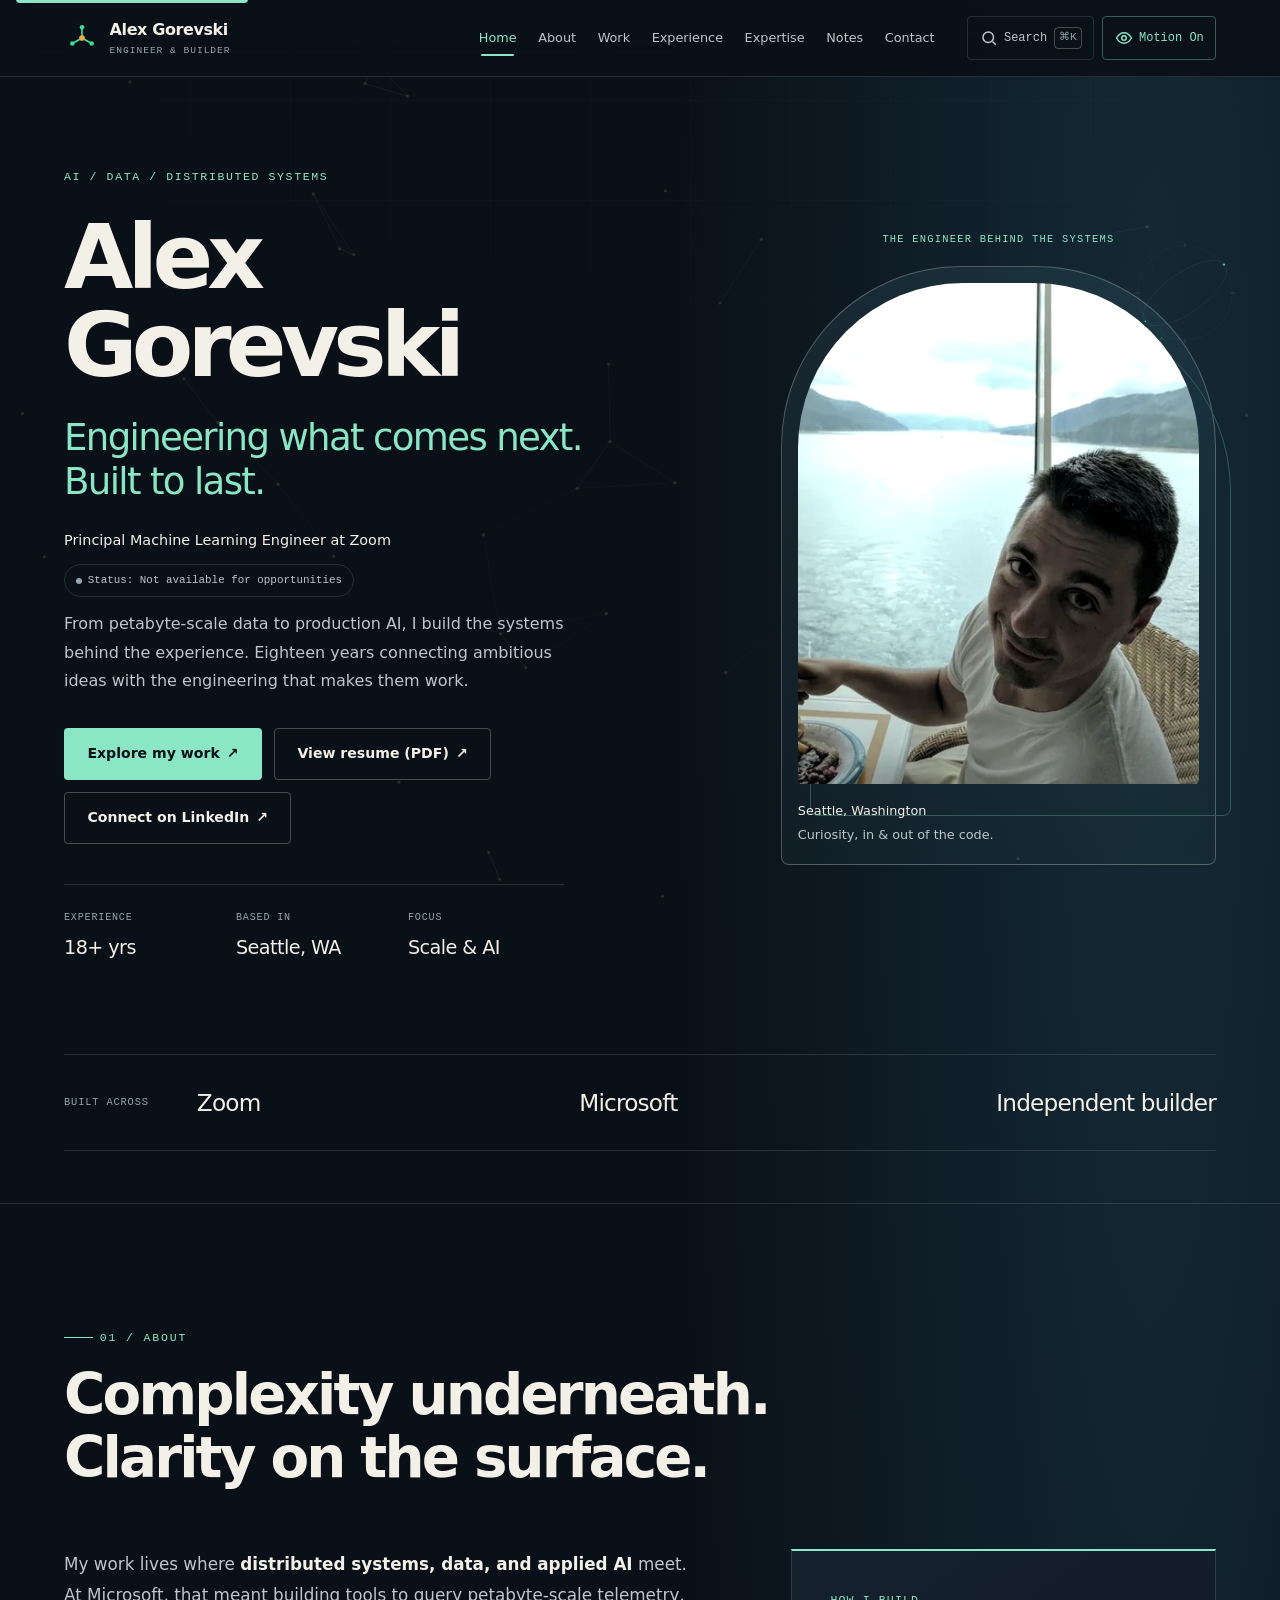
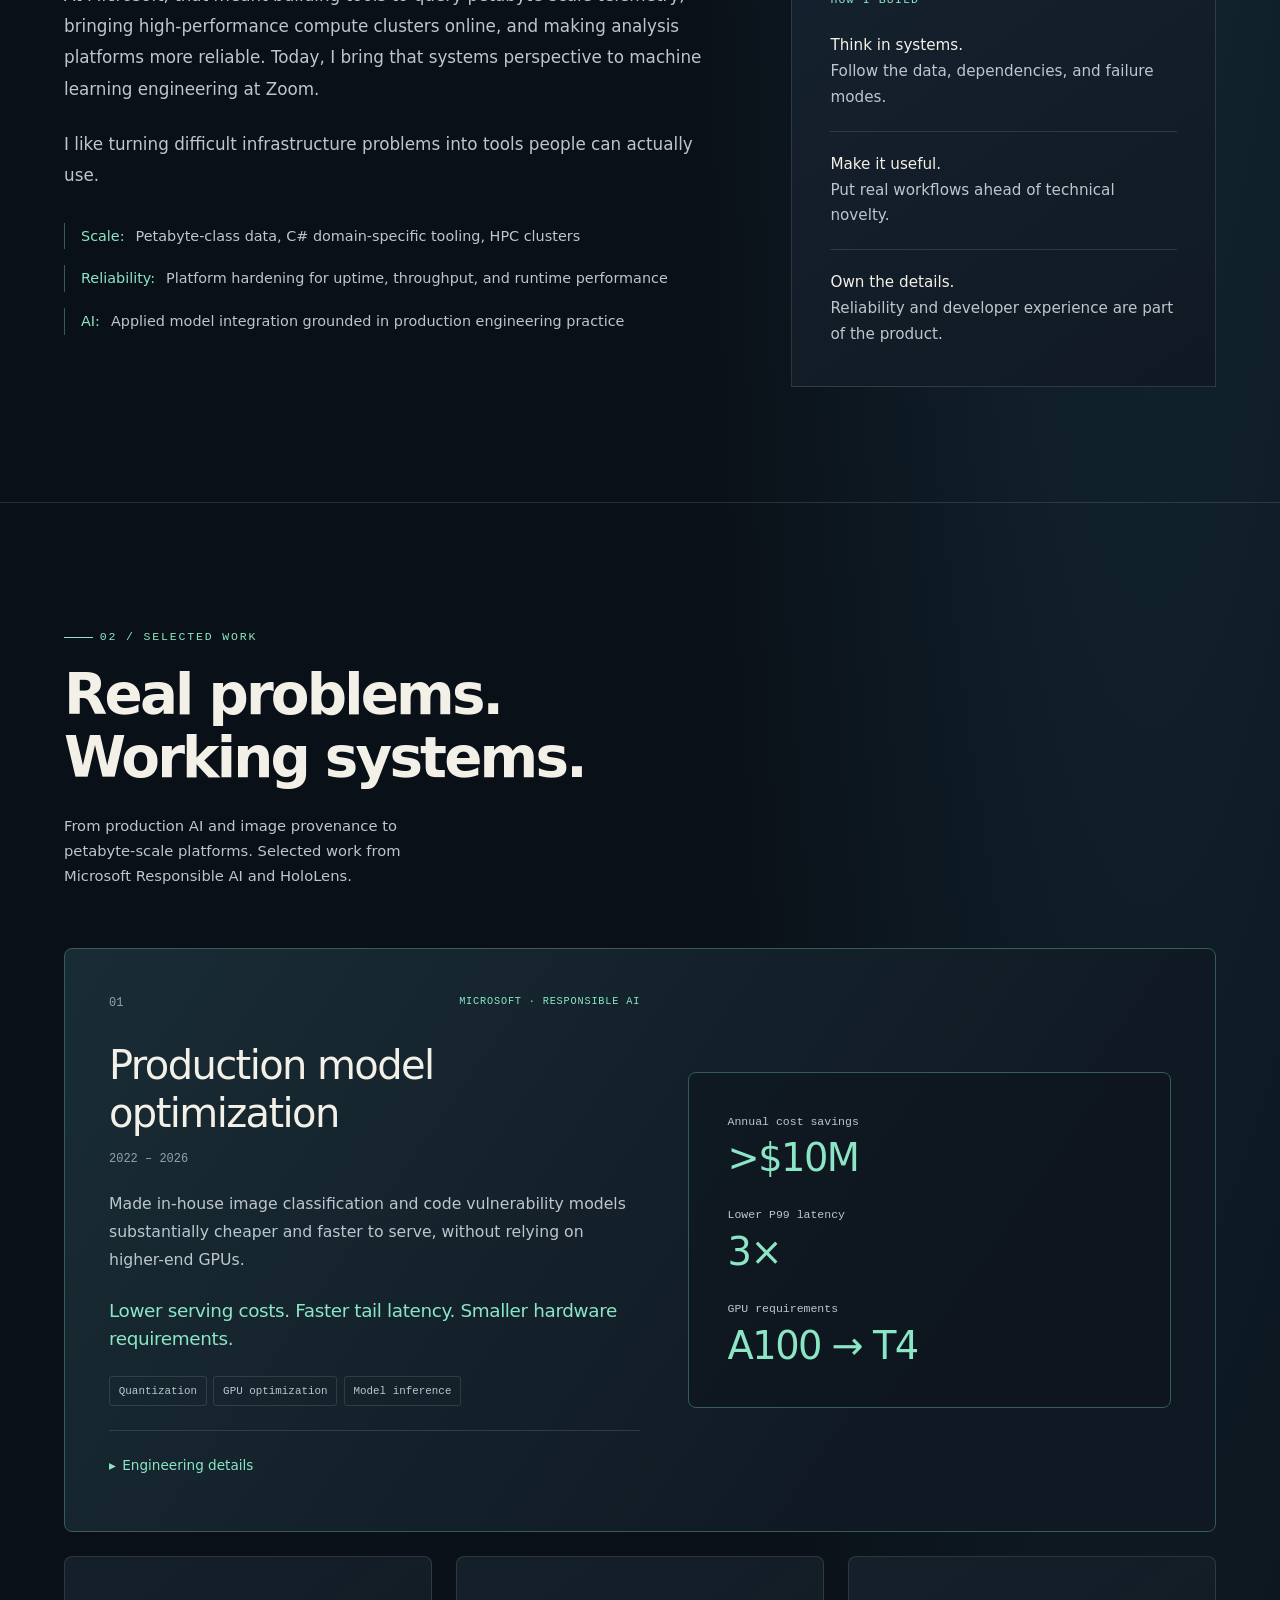
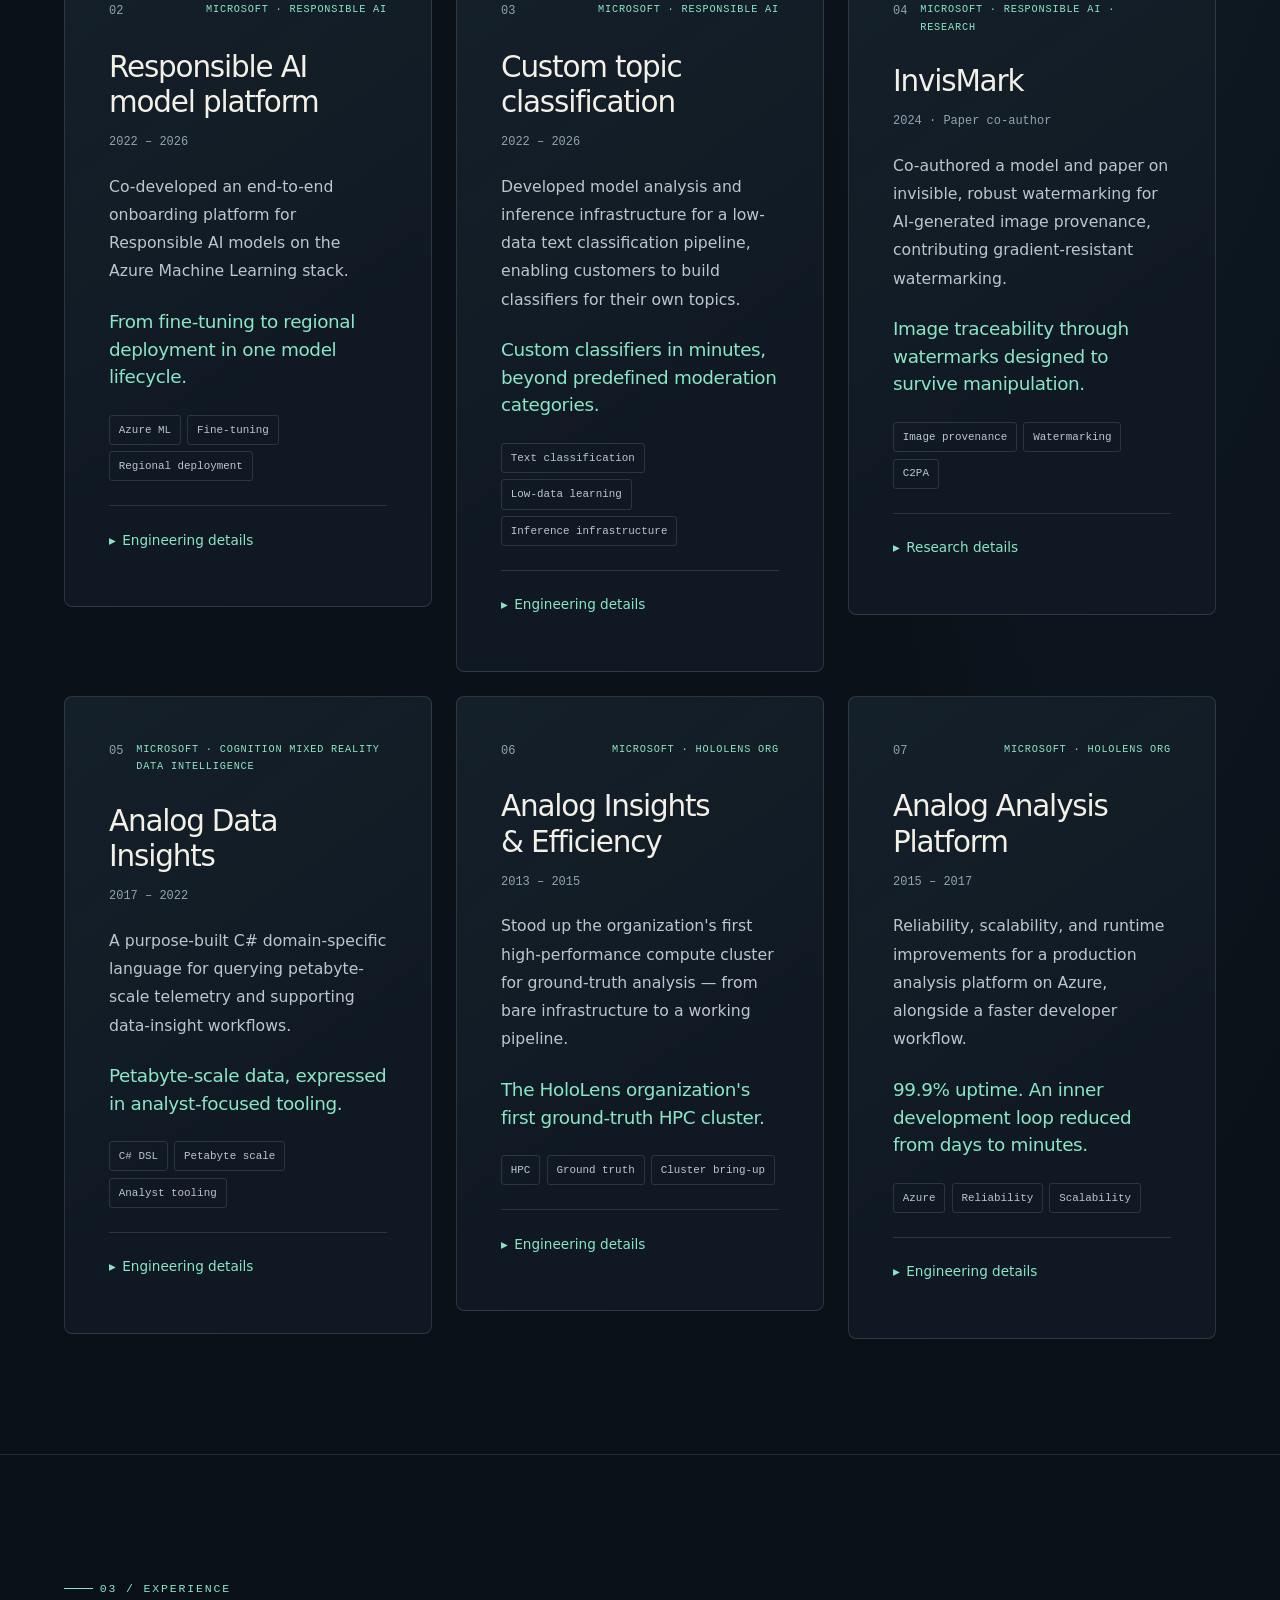
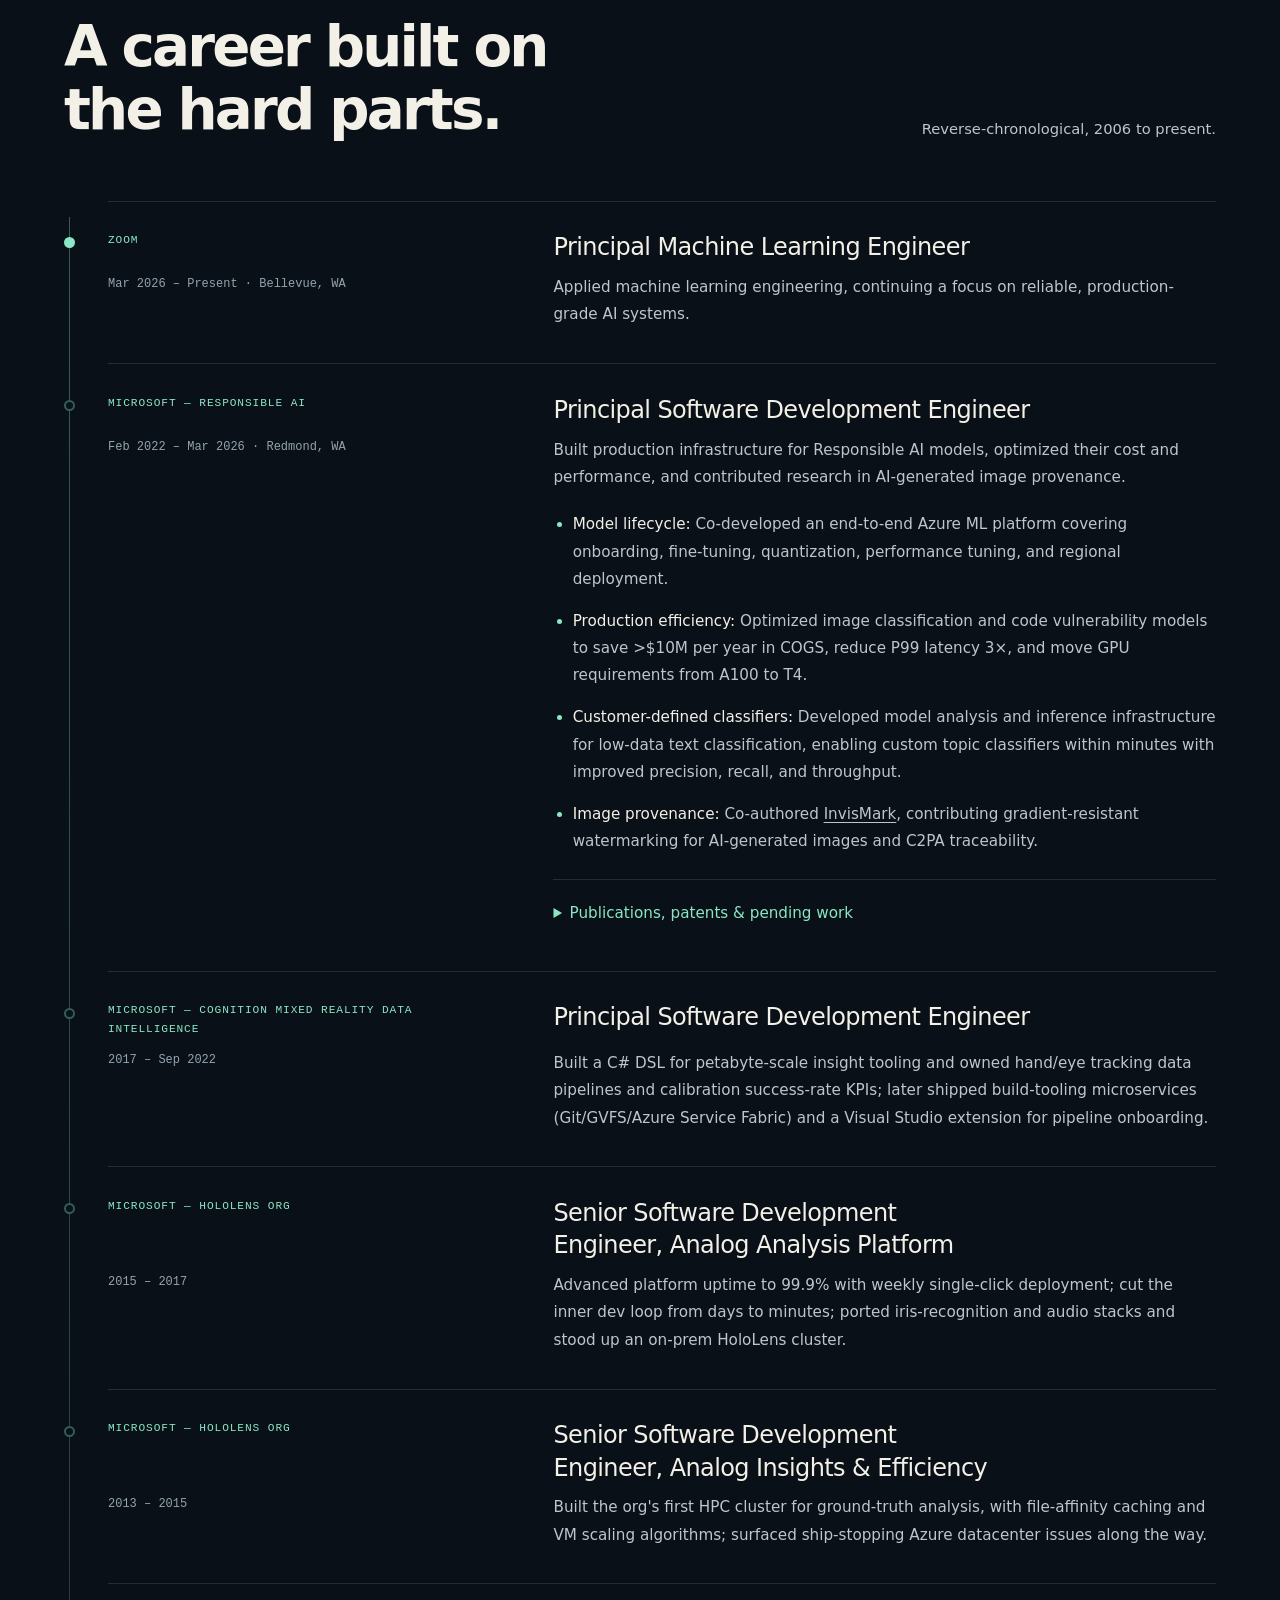
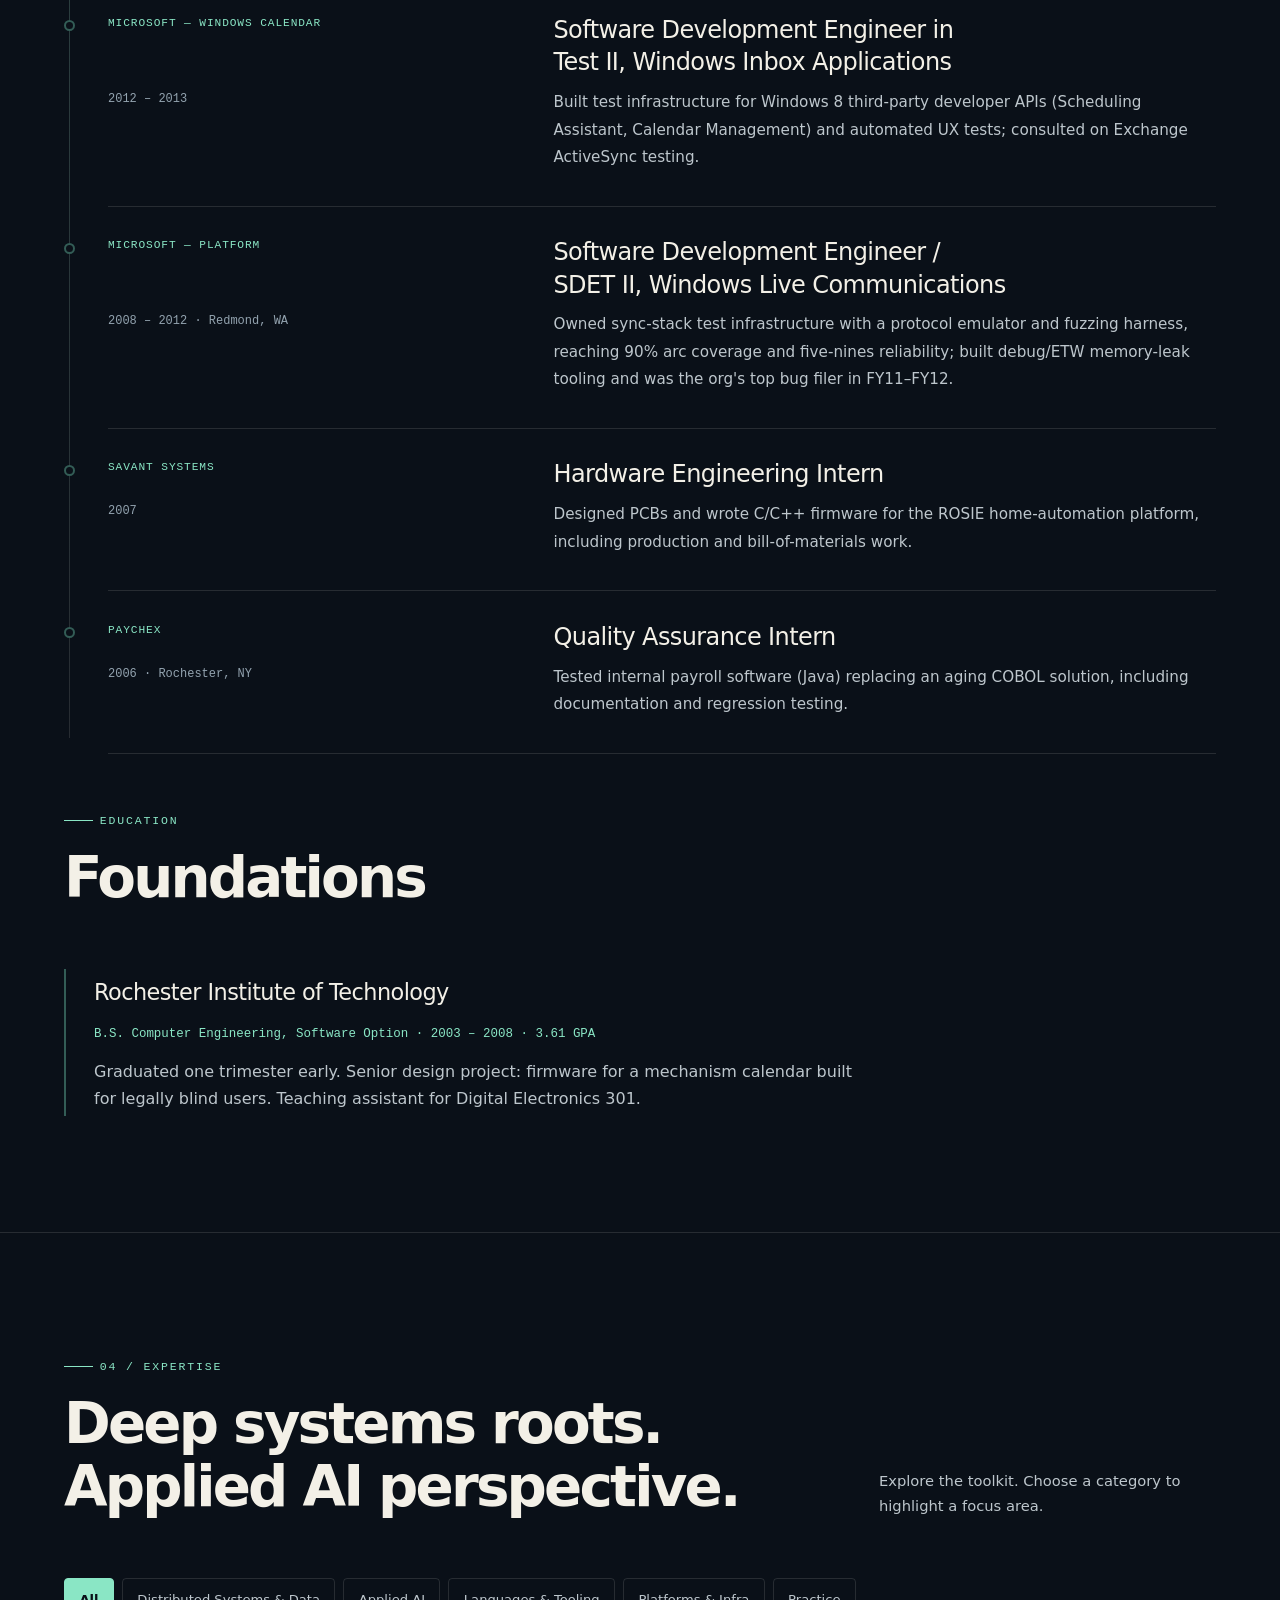
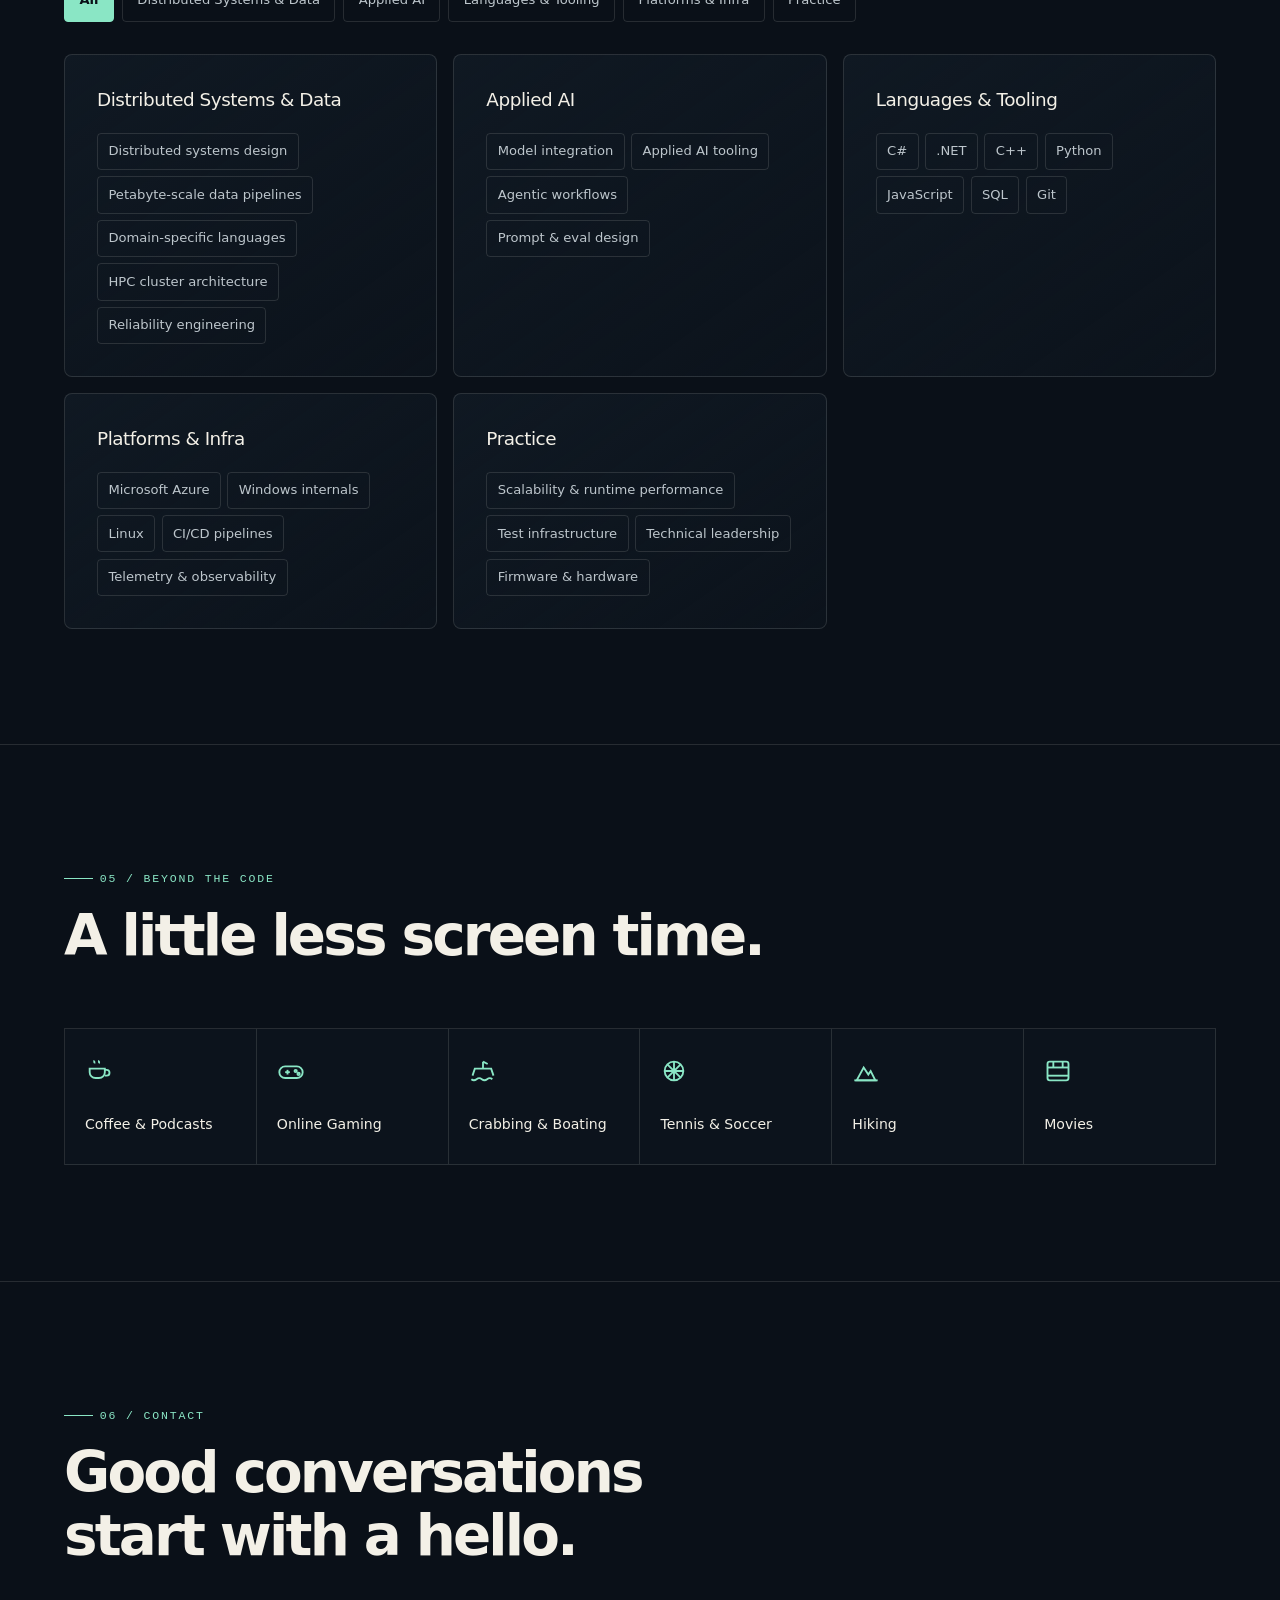
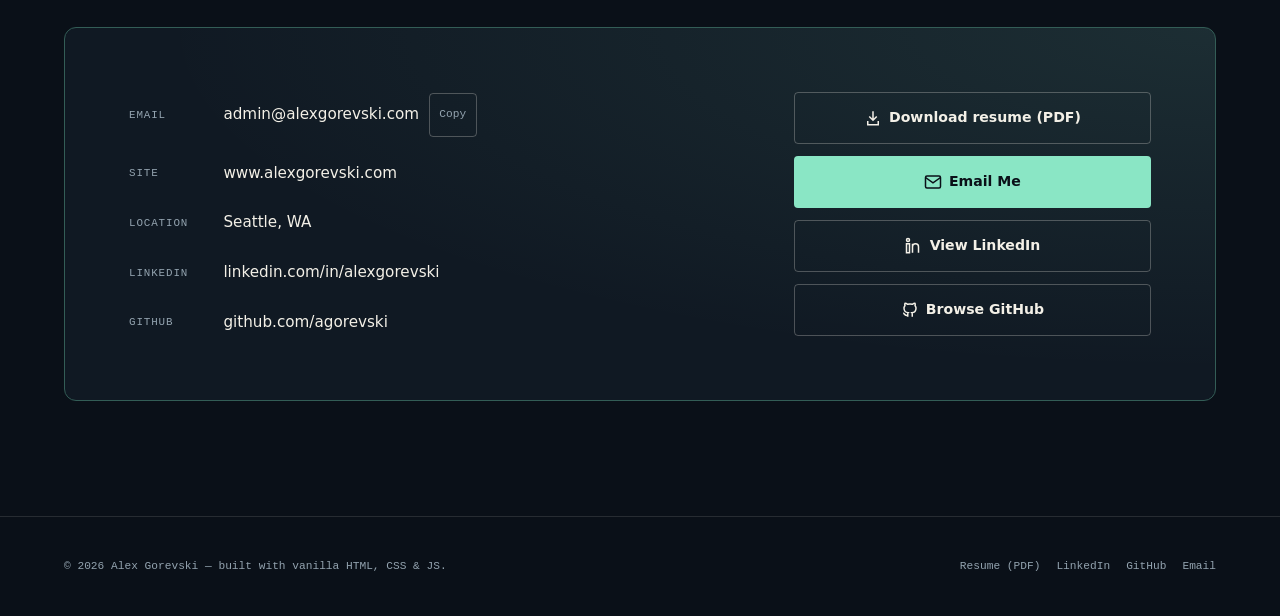
<file: index.html>
<!DOCTYPE html>
<html lang="en">
<head>
<meta charset="UTF-8">
<meta name="viewport" content="width=device-width, initial-scale=1">
<title>Alex Gorevski — AI, Data &amp; Distributed Systems</title>
<meta name="description" content="Alexander T. Gorevski — Principal Machine Learning Engineer at Zoom, with eighteen years across distributed systems, petabyte-scale data, high-reliability infrastructure, and applied AI. Based in Seattle, WA.">
<meta name="author" content="Alexander T. Gorevski">
<meta name="theme-color" content="#0a1018">
<link rel="canonical" href="https://www.alexgorevski.com/">

<!-- Open Graph / social preview -->
<meta property="og:type" content="website">
<meta property="og:title" content="Alex Gorevski — AI, Data &amp; Distributed Systems">
<meta property="og:description" content="Principal Machine Learning Engineer — distributed systems, petabyte-scale data, high-reliability infrastructure, and applied AI.">
<meta property="og:image" content="https://www.alexgorevski.com/assets/img/profile/profile-medium.webp">
<meta property="og:url" content="https://www.alexgorevski.com/">
<meta name="twitter:card" content="summary">

<link rel="icon" href="/assets/img/favicon.svg" type="image/svg+xml">
<link rel="icon" href="/assets/img/favicon-32.png" sizes="32x32" type="image/png">
<link rel="icon" href="/assets/img/favicon-16.png" sizes="16x16" type="image/png">
<link rel="alternate icon" href="/favicon.ico">
<link rel="apple-touch-icon" href="/assets/img/apple-touch-icon.png">
<link rel="stylesheet" href="/assets/css/styles.css">
</head>
<body>
<a class="skip-link" href="#main">Skip to main content</a>

<!-- Decorative background layers: hidden from assistive tech, purely visual -->
<div class="bg-grid" aria-hidden="true"></div>
<canvas id="signal-canvas" aria-hidden="true" role="presentation"></canvas>

<header class="site-header">
  <div class="site-header__inner">
    <a class="brand" href="#home">
      <svg class="brand__mark" viewBox="0 0 256 256" aria-hidden="true" focusable="false">
        <rect width="256" height="256" rx="56" fill="#0a1018"/>
        <g stroke="#3ddc97" stroke-width="12" stroke-linecap="round">
          <line x1="128" y1="128" x2="128" y2="51"/>
          <line x1="128" y1="128" x2="197" y2="167"/>
          <line x1="128" y1="128" x2="59" y2="167"/>
        </g>
        <circle cx="128" cy="128" r="20" fill="#f2a93b"/>
        <circle cx="128" cy="51" r="16" fill="#3ddc97"/>
        <circle cx="197" cy="167" r="16" fill="#3ddc97"/>
        <circle cx="59" cy="167" r="16" fill="#3ddc97"/>
      </svg>
      <span>
        <span class="brand__name">Alex Gorevski</span>
        <span class="brand__tag">Engineer &amp; Builder</span>
      </span>
    </a>

    <details class="nav-toggle" id="navToggle">
      <summary aria-label="Open navigation menu">
        <svg width="20" height="20" viewBox="0 0 24 24" fill="none" stroke="currentColor" stroke-width="2" aria-hidden="true"><line x1="3" y1="6" x2="21" y2="6"/><line x1="3" y1="12" x2="21" y2="12"/><line x1="3" y1="18" x2="21" y2="18"/></svg>
      </summary>
      <nav class="primary-nav" aria-label="Primary">
        <ul class="primary-nav__list">
          <li><a href="#home">Home</a></li>
          <li><a href="#about">About</a></li>
          <li><a href="#systems">Work</a></li>
          <li><a href="#experience">Experience</a></li>
          <li><a href="#matrix">Expertise</a></li>
          <li><a href="#notes">Notes</a></li>
          <li><a href="#contact">Contact</a></li>
        </ul>
      </nav>
    </details>

    <nav class="primary-nav" aria-label="Primary" id="desktopNav">
      <ul class="primary-nav__list">
        <li><a href="#home">Home</a></li>
        <li><a href="#about">About</a></li>
        <li><a href="#systems">Work</a></li>
        <li><a href="#experience">Experience</a></li>
        <li><a href="#matrix">Expertise</a></li>
        <li><a href="#notes">Notes</a></li>
        <li><a href="#contact">Contact</a></li>
      </ul>
    </nav>

    <div class="header-actions">
      <button type="button" class="icon-btn" id="paletteTrigger" aria-haspopup="dialog" aria-controls="palette">
        <svg viewBox="0 0 24 24" fill="none" stroke="currentColor" stroke-width="2" aria-hidden="true"><circle cx="11" cy="11" r="7"/><line x1="21" y1="21" x2="16.65" y2="16.65"/></svg>
        <span class="palette-trigger-label">Search</span>
        <kbd class="kbd">⌘K</kbd>
      </button>
      <button type="button" class="icon-btn" id="motionToggle" aria-pressed="false">
        <svg viewBox="0 0 24 24" fill="none" stroke="currentColor" stroke-width="2" aria-hidden="true"><path d="M2 12s4-7 10-7 10 7 10 7-4 7-10 7-10-7-10-7Z"/><circle cx="12" cy="12" r="3"/></svg>
        <span id="motionToggleLabel">Motion On</span>
      </button>
    </div>
    <div class="progress-rail" aria-hidden="true"><div class="progress-rail__bar" id="progressBar"></div></div>
  </div>
</header>

<main id="main">

<!-- ============================= HERO ============================= -->
<section id="home" class="hero wrap" aria-label="Introduction">
  <div class="hero__glow" id="heroGlow" aria-hidden="true"></div>
  <div class="hero__grid">
    <div>
      <p class="hero__eyebrow">AI / Data / Distributed Systems</p>
      <h1 class="hero__title">Alex <span class="accent">Gorevski</span></h1>
      <p class="hero__statement">Engineering what comes next.<br>Built to last.</p>
      <p class="hero__role">Principal Machine Learning Engineer at Zoom</p>
      <span class="hero__status hero__status--muted"><span class="dot" aria-hidden="true"></span>Status: Not available for opportunities</span>
      <p class="hero__lede">
        From petabyte-scale data to production AI, I build the systems behind the experience.
        Eighteen years connecting ambitious ideas with the engineering that makes them work.
      </p>
      <div class="hero__cta">
        <a class="btn btn--solid" href="#systems">Explore my work <span aria-hidden="true">↗</span></a>
        <a class="btn btn--outline" href="/assets/docs/resume/generated/resume.pdf" type="application/pdf" target="_blank" rel="noopener">View resume (PDF) <span aria-hidden="true">↗</span></a>
        <a class="btn btn--outline" href="https://www.linkedin.com/in/alexgorevski/" rel="me noopener" target="_blank">Connect on LinkedIn <span aria-hidden="true">↗</span></a>
      </div>
      <dl class="hero__telemetry">
        <div class="telemetry-item">
          <dt>Experience</dt>
          <dd id="yearsExperience">18+ yrs</dd>
        </div>
        <div class="telemetry-item">
          <dt>Based in</dt>
          <dd>Seattle, WA</dd>
        </div>
        <div class="telemetry-item">
          <dt>Focus</dt>
          <dd>Scale &amp; AI</dd>
        </div>
      </dl>
    </div>

    <figure class="hero__visual">
      <span class="hero__visual-label">The engineer behind the systems</span>
      <picture class="hero__portrait">
        <source srcset="/assets/img/profile/profile-small.webp 400w, /assets/img/profile/profile-desktop.webp 440w, /assets/img/profile/profile-mobile.webp 600w, /assets/img/profile/profile-medium.webp 640w" sizes="(max-width: 560px) calc(min(380px, 100vw - clamp(2.5rem, 10vw, 9rem) - 1rem) - 2rem - 2px), (max-width: 959px) calc(min(500px, 100vw - clamp(2.5rem, 10vw, 9rem)) - 2rem - 2px), calc(min(500px, (min(100vw, 1380px) - clamp(2.5rem, 10vw, 9rem) - clamp(2.5rem, 6vw, 5.5rem)) * 17 / 42) - 2rem - 2px)" type="image/webp">
        <img src="/assets/img/profile/profile-small.png" alt="Alex Gorevski on a boat deck, with mountains and water in the background" width="320" height="400" fetchpriority="high" decoding="async">
      </picture>
      <svg class="hero__orbit" viewBox="0 0 500 500" fill="none" aria-hidden="true" focusable="false">
        <circle cx="250" cy="250" r="236" stroke="currentColor" stroke-opacity=".3"/>
        <ellipse cx="250" cy="250" rx="246" ry="100" transform="rotate(-35 250 250)" stroke="currentColor" stroke-opacity=".5"/>
        <circle cx="445" cy="108" r="6" fill="currentColor"/>
        <circle cx="52" cy="392" r="4" fill="currentColor"/>
        <path d="M250 0v24M250 476v24M0 250h24M476 250h24" stroke="currentColor"/>
      </svg>
      <figcaption class="hero__visual-caption"><span>Seattle, Washington</span><span>Curiosity, in &amp; out of the code.</span></figcaption>
    </figure>
  </div>

  <div class="career-strip" aria-label="Career at a glance">
    <span class="career-strip__label">Built across</span>
    <div class="career-strip__items">
      <span>Zoom</span>
      <span>Microsoft</span>
      <span>Independent builder</span>
    </div>
  </div>

</section>

<!-- ============================= MISSION BRIEF ============================= -->
<section id="about" class="section wrap" aria-labelledby="about-title">
  <div class="section__head">
    <div>
      <span class="section__kicker">01 / About</span>
      <h2 class="section__title" id="about-title">Complexity underneath.<br>Clarity on the surface.</h2>
    </div>
  </div>
  <div class="about__grid about__grid--text">
    <div class="about__body">
      <p>
        My work lives where <strong>distributed systems, data, and applied AI</strong> meet.
        At Microsoft, that meant building tools to query petabyte-scale telemetry, bringing
        high-performance compute clusters online, and making analysis platforms more reliable.
        Today, I bring that systems perspective to machine learning engineering at Zoom.
      </p>
      <p>
        I like turning difficult infrastructure problems into tools people can actually use.
      </p>
      <ul class="about__facts">
        <li class="fact"><b>Scale:</b> Petabyte-class data, C# domain-specific tooling, HPC clusters</li>
        <li class="fact"><b>Reliability:</b> Platform hardening for uptime, throughput, and runtime performance</li>
        <li class="fact"><b>AI:</b> Applied model integration grounded in production engineering practice</li>
      </ul>
    </div>
    <aside class="about__principles" aria-label="Engineering approach">
      <h3>How I build</h3>
      <p><strong>Think in systems.</strong><br>Follow the data, dependencies, and failure modes.</p>
      <p><strong>Make it useful.</strong><br>Put real workflows ahead of technical novelty.</p>
      <p><strong>Own the details.</strong><br>Reliability and developer experience are part of the product.</p>
    </aside>
  </div>
</section>

<!-- ============================= SELECTED SYSTEMS / CASE STUDIES ============================= -->
<section id="systems" class="section wrap" aria-labelledby="systems-title">
  <div class="section__head">
    <div>
      <span class="section__kicker">02 / Selected work</span>
      <h2 class="section__title" id="systems-title">Real problems. Working systems.</h2>
    </div>
    <p class="section__note">From production AI and image provenance to petabyte-scale platforms. Selected work from Microsoft Responsible AI and HoloLens.</p>
  </div>

  <div class="systems-grid">

    <article class="system-card system-card--featured">
      <div class="system-card__content">
        <div class="system-card__head">
          <span class="system-card__number" aria-hidden="true">01</span>
          <span class="system-card__badge">Microsoft · Responsible AI</span>
        </div>
        <h3>Production model optimization</h3>
        <p class="system-card__period">2022 – 2026</p>
        <p class="summary">Made in-house image classification and code vulnerability models substantially cheaper and faster to serve, without relying on higher-end GPUs.</p>
        <p class="system-card__outcome">Lower serving costs. Faster tail latency. Smaller hardware requirements.</p>
        <div class="system-card__tags">
          <span class="tag">Quantization</span>
          <span class="tag">GPU optimization</span>
          <span class="tag">Model inference</span>
        </div>
        <details>
          <summary><span class="chevron" aria-hidden="true">▸</span> Engineering details</summary>
          <div class="details-body">
            <p>Combined quantization, hardware-aware optimizations, and efficient data handling to cut more than $10 million per year in cost of goods sold (COGS). Reduced P99 latency by a factor of three and lowered GPU requirements from NVIDIA A100 to T4.</p>
          </div>
        </details>
      </div>
      <dl class="project-metrics" aria-label="Model optimization results">
        <div><dt>Annual cost savings</dt><dd>&gt;$10M</dd></div>
        <div><dt>Lower P99 latency</dt><dd>3×</dd></div>
        <div><dt>GPU requirements</dt><dd>A100 → T4</dd></div>
      </dl>
    </article>

    <article class="system-card">
      <div class="system-card__head">
        <span class="system-card__number" aria-hidden="true">02</span>
        <span class="system-card__badge">Microsoft · Responsible AI</span>
      </div>
      <h3>Responsible AI model platform</h3>
      <p class="system-card__period">2022 – 2026</p>
      <p class="summary">Co-developed an end-to-end onboarding platform for Responsible AI models on the Azure Machine Learning stack.</p>
      <p class="system-card__outcome">From fine-tuning to regional deployment in one model lifecycle.</p>
      <div class="system-card__tags">
        <span class="tag">Azure ML</span>
        <span class="tag">Fine-tuning</span>
        <span class="tag">Regional deployment</span>
      </div>
      <details>
        <summary><span class="chevron" aria-hidden="true">▸</span> Engineering details</summary>
        <div class="details-body">
          <p>The custom platform brought together model onboarding, fine-tuning, quantization, performance tuning, and regional deployment infrastructure. This work is described as patent pending in my resume.</p>
        </div>
      </details>
    </article>

    <article class="system-card">
      <div class="system-card__head">
        <span class="system-card__number" aria-hidden="true">03</span>
        <span class="system-card__badge">Microsoft · Responsible AI</span>
      </div>
      <h3>Custom topic classification</h3>
      <p class="system-card__period">2022 – 2026</p>
      <p class="summary">Developed model analysis and inference infrastructure for a low-data text classification pipeline, enabling customers to build classifiers for their own topics.</p>
      <p class="system-card__outcome">Custom classifiers in minutes, beyond predefined moderation categories.</p>
      <div class="system-card__tags">
        <span class="tag">Text classification</span>
        <span class="tag">Low-data learning</span>
        <span class="tag">Inference infrastructure</span>
      </div>
      <details>
        <summary><span class="chevron" aria-hidden="true">▸</span> Engineering details</summary>
        <div class="details-body">
          <p>Built the analysis and inference layer that let customers define topics outside traditional Responsible AI classifiers. The pipeline used LEC techniques to improve precision and recall while significantly increasing throughput. The work is described as patent pending in my resume.</p>
        </div>
      </details>
    </article>

    <article class="system-card">
      <div class="system-card__head">
        <span class="system-card__number" aria-hidden="true">04</span>
        <span class="system-card__badge">Microsoft · Responsible AI · Research</span>
      </div>
      <h3>InvisMark</h3>
      <p class="system-card__period">2024 · Paper co-author</p>
      <p class="summary">Co-authored a model and paper on invisible, robust watermarking for AI-generated image provenance, contributing gradient-resistant watermarking.</p>
      <p class="system-card__outcome">Image traceability through watermarks designed to survive manipulation.</p>
      <div class="system-card__tags">
        <span class="tag">Image provenance</span>
        <span class="tag">Watermarking</span>
        <span class="tag">C2PA</span>
      </div>
      <details>
        <summary><span class="chevron" aria-hidden="true">▸</span> Research details</summary>
        <div class="details-body">
          <p>InvisMark embeds imperceptible watermarks into high-resolution AI-generated images, supporting traceability alongside C2PA provenance standards. The paper reports 256-bit payloads and over 97% bit accuracy across the image manipulations evaluated.</p>
          <p><a href="https://arxiv.org/abs/2411.07795" target="_blank" rel="noopener">Read the paper on arXiv</a> · <a href="https://github.com/microsoft/InvisMark" target="_blank" rel="noopener">Explore the source code</a></p>
        </div>
      </details>
    </article>

    <article class="system-card">
      <div class="system-card__head">
        <span class="system-card__number" aria-hidden="true">05</span>
        <span class="system-card__badge">Microsoft · Cognition Mixed Reality Data Intelligence</span>
      </div>
      <h3>Analog Data Insights</h3>
      <p class="system-card__period">2017 – 2022</p>
      <p class="summary">A purpose-built C# domain-specific language for querying petabyte-scale telemetry and supporting data-insight workflows.</p>
      <p class="system-card__outcome">Petabyte-scale data, expressed in analyst-focused tooling.</p>
      <div class="system-card__tags">
        <span class="tag">C# DSL</span>
        <span class="tag">Petabyte scale</span>
        <span class="tag">Analyst tooling</span>
      </div>
      <details>
        <summary><span class="chevron" aria-hidden="true">▸</span> Engineering details</summary>
        <div class="details-body">
          <p>
            Built a C# domain-specific language for insight tooling over petabyte-scale data.
            The broader work included hand- and eye-tracking data pipelines and calibration
            success-rate KPIs, connecting large-scale infrastructure to mixed-reality analysis.
          </p>
        </div>
      </details>
    </article>

    <article class="system-card">
      <div class="system-card__head">
        <span class="system-card__number" aria-hidden="true">06</span>
        <span class="system-card__badge">Microsoft · HoloLens org</span>
      </div>
      <h3>Analog Insights &amp; Efficiency</h3>
      <p class="system-card__period">2013 – 2015</p>
      <p class="summary">Stood up the organization's first high-performance compute cluster for ground-truth analysis — from bare infrastructure to a working pipeline.</p>
      <p class="system-card__outcome">The HoloLens organization's first ground-truth HPC cluster.</p>
      <div class="system-card__tags">
        <span class="tag">HPC</span>
        <span class="tag">Ground truth</span>
        <span class="tag">Cluster bring-up</span>
      </div>
      <details>
        <summary><span class="chevron" aria-hidden="true">▸</span> Engineering details</summary>
        <div class="details-body">
          <p>
            Built the organization's first HPC cluster for ground-truth analysis, including
            file-affinity caching and VM scaling algorithms. The work also surfaced
            ship-stopping Azure datacenter issues.
          </p>
        </div>
      </details>
    </article>

    <article class="system-card">
      <div class="system-card__head">
        <span class="system-card__number" aria-hidden="true">07</span>
        <span class="system-card__badge">Microsoft · HoloLens org</span>
      </div>
      <h3>Analog Analysis Platform</h3>
      <p class="system-card__period">2015 – 2017</p>
      <p class="summary">Reliability, scalability, and runtime improvements for a production analysis platform on Azure, alongside a faster developer workflow.</p>
      <p class="system-card__outcome">99.9% uptime. An inner development loop reduced from days to minutes.</p>
      <div class="system-card__tags">
        <span class="tag">Azure</span>
        <span class="tag">Reliability</span>
        <span class="tag">Scalability</span>
      </div>
      <details>
        <summary><span class="chevron" aria-hidden="true">▸</span> Engineering details</summary>
        <div class="details-body">
          <p>
            Advanced platform uptime to 99.9% with weekly single-click deployments and shortened
            the inner development loop from days to minutes. Related work included porting
            iris-recognition and audio stacks and bringing up an on-premises HoloLens cluster.
          </p>
        </div>
      </details>
    </article>

  </div>
</section>

<!-- ============================= EXPERIENCE FLIGHTPATH ============================= -->
<section id="experience" class="section wrap" aria-labelledby="experience-title">
  <div class="section__head">
    <div>
      <span class="section__kicker">03 / Experience</span>
      <h2 class="section__title" id="experience-title">A career built on the hard parts.</h2>
    </div>
    <p class="section__note">Reverse-chronological, 2006 to present.</p>
  </div>

  <div class="flightpath">
    <div class="flightpath__line" aria-hidden="true"></div>
    <ol class="flightpath__track" aria-label="Career timeline, most recent to oldest">

      <li class="flight-stop">
        <span class="flight-stop__dot" aria-hidden="true"></span>
        <div class="flight-stop__card">
          <p class="flight-stop__org">Zoom</p>
          <h3 class="flight-stop__role">Principal Machine Learning Engineer</h3>
          <p class="flight-stop__period">Mar 2026 – Present · Bellevue, WA</p>
          <p class="flight-stop__desc">Applied machine learning engineering, continuing a focus on reliable, production-grade AI systems.</p>
        </div>
      </li>

      <li class="flight-stop">
        <span class="flight-stop__dot" aria-hidden="true"></span>
        <div class="flight-stop__card">
          <p class="flight-stop__org">Microsoft — Responsible AI</p>
          <h3 class="flight-stop__role">Principal Software Development Engineer</h3>
          <p class="flight-stop__period">Feb 2022 – Mar 2026 · Redmond, WA</p>
          <div class="flight-stop__desc">
            <p>Built production infrastructure for Responsible AI models, optimized their cost and performance, and contributed research in AI-generated image provenance.</p>
            <ul class="experience-highlights">
              <li><strong>Model lifecycle:</strong> Co-developed an end-to-end Azure ML platform covering onboarding, fine-tuning, quantization, performance tuning, and regional deployment.</li>
              <li><strong>Production efficiency:</strong> Optimized image classification and code vulnerability models to save &gt;$10M per year in COGS, reduce P99 latency 3×, and move GPU requirements from A100 to T4.</li>
              <li><strong>Customer-defined classifiers:</strong> Developed model analysis and inference infrastructure for low-data text classification, enabling custom topic classifiers within minutes with improved precision, recall, and throughput.</li>
              <li><strong>Image provenance:</strong> Co-authored <a href="https://arxiv.org/abs/2411.07795" target="_blank" rel="noopener">InvisMark</a>, contributing gradient-resistant watermarking for AI-generated images and C2PA traceability.</li>
            </ul>
            <details class="experience-research">
              <summary>Publications, patents &amp; pending work</summary>
              <ul class="experience-highlights">
                <li><a href="https://arxiv.org/abs/2411.07795" target="_blank" rel="noopener">InvisMark: Invisible and Robust Watermarking for AI-generated Image Provenance</a> — co-author, 2024.</li>
                <li><a href="https://patents.google.com/patent/US12423949B2/en" target="_blank" rel="noopener">Knowledge-Driven Pre-Trained Form Key Mapping</a> — co-inventor, US12423949B2, granted September 2025.</li>
                <li><a href="https://patents.google.com/patent/US20250356123A1/en" target="_blank" rel="noopener">Training and Applying a Key Sentence Classifier Model</a> — co-inventor, US20250356123A1, application published November 2025.</li>
                <li>Customer-Driven Responsible AI Model Update Framework — filed June 2025.</li>
                <li>User-Defined Topic Classification and Moderation — filed December 2025.</li>
                <li>Intellectual Property Risk Detection in Code Snippets — Evaluation and Iteration — filed December 2025.</li>
              </ul>
              <p>Patent-pending model onboarding and classification work is featured in Selected Work above. Filing details for the last three inventions are from my <a href="/assets/docs/resume/generated/resume.pdf" type="application/pdf" target="_blank" rel="noopener">resume</a>.</p>
            </details>
          </div>
        </div>
      </li>

      <li class="flight-stop">
        <span class="flight-stop__dot" aria-hidden="true"></span>
        <div class="flight-stop__card">
          <p class="flight-stop__org">Microsoft — Cognition Mixed Reality Data Intelligence</p>
          <h3 class="flight-stop__role">Principal Software Development Engineer</h3>
          <p class="flight-stop__period">2017 – Sep 2022</p>
          <p class="flight-stop__desc">Built a C# DSL for petabyte-scale insight tooling and owned hand/eye tracking data pipelines and calibration success-rate KPIs; later shipped build-tooling microservices (Git/GVFS/Azure Service Fabric) and a Visual Studio extension for pipeline onboarding.</p>
        </div>
      </li>

      <li class="flight-stop">
        <span class="flight-stop__dot" aria-hidden="true"></span>
        <div class="flight-stop__card">
          <p class="flight-stop__org">Microsoft — HoloLens org</p>
          <h3 class="flight-stop__role">Senior Software Development Engineer, Analog Analysis Platform</h3>
          <p class="flight-stop__period">2015 – 2017</p>
          <p class="flight-stop__desc">Advanced platform uptime to 99.9% with weekly single-click deployment; cut the inner dev loop from days to minutes; ported iris-recognition and audio stacks and stood up an on-prem HoloLens cluster.</p>
        </div>
      </li>

      <li class="flight-stop">
        <span class="flight-stop__dot" aria-hidden="true"></span>
        <div class="flight-stop__card">
          <p class="flight-stop__org">Microsoft — HoloLens org</p>
          <h3 class="flight-stop__role">Senior Software Development Engineer, Analog Insights &amp; Efficiency</h3>
          <p class="flight-stop__period">2013 – 2015</p>
          <p class="flight-stop__desc">Built the org's first HPC cluster for ground-truth analysis, with file-affinity caching and VM scaling algorithms; surfaced ship-stopping Azure datacenter issues along the way.</p>
        </div>
      </li>

      <li class="flight-stop">
        <span class="flight-stop__dot" aria-hidden="true"></span>
        <div class="flight-stop__card">
          <p class="flight-stop__org">Microsoft — Windows Calendar</p>
          <h3 class="flight-stop__role">Software Development Engineer in Test II, Windows Inbox Applications</h3>
          <p class="flight-stop__period">2012 – 2013</p>
          <p class="flight-stop__desc">Built test infrastructure for Windows 8 third-party developer APIs (Scheduling Assistant, Calendar Management) and automated UX tests; consulted on Exchange ActiveSync testing.</p>
        </div>
      </li>

      <li class="flight-stop">
        <span class="flight-stop__dot" aria-hidden="true"></span>
        <div class="flight-stop__card">
          <p class="flight-stop__org">Microsoft — Platform</p>
          <h3 class="flight-stop__role">Software Development Engineer / SDET II, Windows Live Communications</h3>
          <p class="flight-stop__period">2008 – 2012 · Redmond, WA</p>
          <p class="flight-stop__desc">Owned sync-stack test infrastructure with a protocol emulator and fuzzing harness, reaching 90% arc coverage and five-nines reliability; built debug/ETW memory-leak tooling and was the org's top bug filer in FY11–FY12.</p>
        </div>
      </li>

      <li class="flight-stop">
        <span class="flight-stop__dot" aria-hidden="true"></span>
        <div class="flight-stop__card">
          <p class="flight-stop__org">Savant Systems</p>
          <h3 class="flight-stop__role">Hardware Engineering Intern</h3>
          <p class="flight-stop__period">2007</p>
          <p class="flight-stop__desc">Designed PCBs and wrote C/C++ firmware for the ROSIE home-automation platform, including production and bill-of-materials work.</p>
        </div>
      </li>

      <li class="flight-stop">
        <span class="flight-stop__dot" aria-hidden="true"></span>
        <div class="flight-stop__card">
          <p class="flight-stop__org">Paychex</p>
          <h3 class="flight-stop__role">Quality Assurance Intern</h3>
          <p class="flight-stop__period">2006 · Rochester, NY</p>
          <p class="flight-stop__desc">Tested internal payroll software (Java) replacing an aging COBOL solution, including documentation and regression testing.</p>
        </div>
      </li>

    </ol>
  </div>

  <div class="section__head section__head--spaced">
    <div>
      <span class="section__kicker">Education</span>
      <h2 class="section__title">Foundations</h2>
    </div>
  </div>
  <div class="education-card">
    <h3>Rochester Institute of Technology</h3>
    <p class="meta">B.S. Computer Engineering, Software Option · 2003 – 2008 · 3.61 GPA</p>
    <p>Graduated one trimester early. Senior design project: firmware for a mechanism calendar built for legally blind users. Teaching assistant for Digital Electronics 301.</p>
  </div>
</section>

<!-- ============================= CAPABILITY MATRIX ============================= -->
<section id="matrix" class="section wrap" aria-labelledby="matrix-title">
  <div class="section__head">
    <div>
      <span class="section__kicker">04 / Expertise</span>
      <h2 class="section__title" id="matrix-title">Deep systems roots.<br>Applied AI perspective.</h2>
    </div>
    <p class="section__note">Explore the toolkit. Choose a category to highlight a focus area.</p>
  </div>

  <div class="matrix-filters" role="group" aria-label="Filter capability matrix by category" id="matrixFilters">
    <button type="button" class="chip" aria-pressed="true" data-filter="all">All</button>
    <button type="button" class="chip" aria-pressed="false" data-filter="systems">Distributed Systems &amp; Data</button>
    <button type="button" class="chip" aria-pressed="false" data-filter="ai">Applied AI</button>
    <button type="button" class="chip" aria-pressed="false" data-filter="languages">Languages &amp; Tooling</button>
    <button type="button" class="chip" aria-pressed="false" data-filter="infra">Platforms &amp; Infra</button>
    <button type="button" class="chip" aria-pressed="false" data-filter="practice">Practice</button>
  </div>
  <p class="sr-only" id="matrixStatus" aria-live="polite"></p>

  <div class="matrix-grid" id="matrixGrid">
    <div class="matrix-cat" data-cat="systems">
      <h3>Distributed Systems &amp; Data</h3>
      <div class="matrix-cat__skills">
        <span class="skill-tag">Distributed systems design</span>
        <span class="skill-tag">Petabyte-scale data pipelines</span>
        <span class="skill-tag">Domain-specific languages</span>
        <span class="skill-tag">HPC cluster architecture</span>
        <span class="skill-tag">Reliability engineering</span>
      </div>
    </div>
    <div class="matrix-cat" data-cat="ai">
      <h3>Applied AI</h3>
      <div class="matrix-cat__skills">
        <span class="skill-tag">Model integration</span>
        <span class="skill-tag">Applied AI tooling</span>
        <span class="skill-tag">Agentic workflows</span>
        <span class="skill-tag">Prompt &amp; eval design</span>
      </div>
    </div>
    <div class="matrix-cat" data-cat="languages">
      <h3>Languages &amp; Tooling</h3>
      <div class="matrix-cat__skills">
        <span class="skill-tag">C#</span>
        <span class="skill-tag">.NET</span>
        <span class="skill-tag">C++</span>
        <span class="skill-tag">Python</span>
        <span class="skill-tag">JavaScript</span>
        <span class="skill-tag">SQL</span>
        <span class="skill-tag">Git</span>
      </div>
    </div>
    <div class="matrix-cat" data-cat="infra">
      <h3>Platforms &amp; Infra</h3>
      <div class="matrix-cat__skills">
        <span class="skill-tag">Microsoft Azure</span>
        <span class="skill-tag">Windows internals</span>
        <span class="skill-tag">Linux</span>
        <span class="skill-tag">CI/CD pipelines</span>
        <span class="skill-tag">Telemetry &amp; observability</span>
      </div>
    </div>
    <div class="matrix-cat" data-cat="practice">
      <h3>Practice</h3>
      <div class="matrix-cat__skills">
        <span class="skill-tag">Scalability &amp; runtime performance</span>
        <span class="skill-tag">Test infrastructure</span>
        <span class="skill-tag">Technical leadership</span>
        <span class="skill-tag">Firmware &amp; hardware</span>
      </div>
    </div>
  </div>
</section>

<!-- ============================= HUMAN FIELD NOTES ============================= -->
<section id="notes" class="section wrap" aria-labelledby="notes-title">
  <div class="section__head">
    <div>
      <span class="section__kicker">05 / Beyond the code</span>
      <h2 class="section__title" id="notes-title">A little less screen time.</h2>
    </div>
  </div>
  <div class="notes-grid">
    <div class="note-card">
      <svg viewBox="0 0 24 24" fill="none" stroke="currentColor" stroke-width="1.6" aria-hidden="true"><path d="M4 10h13v3a5 5 0 0 1-5 5H9a5 5 0 0 1-5-5v-3Z"/><path d="M17 11h1.5a2.5 2.5 0 0 1 0 5H17"/><path d="M8 3c-.5 1 .5 1.5 0 2.5"/><path d="M12 3c-.5 1 .5 1.5 0 2.5"/></svg>
      <span>Coffee &amp; Podcasts</span>
    </div>
    <div class="note-card">
      <svg viewBox="0 0 24 24" fill="none" stroke="currentColor" stroke-width="1.6" aria-hidden="true"><rect x="2" y="8" width="20" height="10" rx="5"/><line x1="7" y1="13" x2="11" y2="13"/><line x1="9" y1="11" x2="9" y2="15"/><circle cx="16" cy="12" r="1"/><circle cx="18.5" cy="14.5" r="1"/></svg>
      <span>Online Gaming</span>
    </div>
    <div class="note-card">
      <svg viewBox="0 0 24 24" fill="none" stroke="currentColor" stroke-width="1.6" aria-hidden="true"><path d="M3 16l2-6h14l2 6"/><path d="M2 19c1.5 1.2 3 1.2 4.5 0s3-1.2 4.5 0 3 1.2 4.5 0 3-1.2 4.5 0"/><path d="M12 10V4"/><path d="M12 4l4 2"/></svg>
      <span>Crabbing &amp; Boating</span>
    </div>
    <div class="note-card">
      <svg viewBox="0 0 24 24" fill="none" stroke="currentColor" stroke-width="1.6" aria-hidden="true"><circle cx="12" cy="12" r="8"/><path d="M12 4v16M4 12h16M6.3 6.3l11.4 11.4M17.7 6.3 6.3 17.7"/></svg>
      <span>Tennis &amp; Soccer</span>
    </div>
    <div class="note-card">
      <svg viewBox="0 0 24 24" fill="none" stroke="currentColor" stroke-width="1.6" aria-hidden="true"><path d="M4 20l6-11 4 6 2-3 4 8Z"/><path d="M2 20h20"/></svg>
      <span>Hiking</span>
    </div>
    <div class="note-card">
      <svg viewBox="0 0 24 24" fill="none" stroke="currentColor" stroke-width="1.6" aria-hidden="true"><rect x="3" y="4" width="18" height="16" rx="2"/><line x1="3" y1="9" x2="21" y2="9"/><line x1="3" y1="16" x2="21" y2="16"/><line x1="8" y1="4" x2="8" y2="9"/><line x1="16" y1="4" x2="16" y2="9"/></svg>
      <span>Movies</span>
    </div>
  </div>
</section>

<!-- ============================= CONTACT / HANDOFF ============================= -->
<section id="contact" class="section wrap" aria-labelledby="contact-title">
  <div class="section__head">
    <div>
      <span class="section__kicker">06 / Contact</span>
      <h2 class="section__title" id="contact-title">Good conversations<br>start with a hello.</h2>
    </div>
  </div>
  <div class="contact-panel">
    <dl class="contact-fields">
      <div class="contact-field">
        <dt>Email</dt>
        <dd>
          <a href="mailto:admin@alexgorevski.com">admin@alexgorevski.com</a>
          <button type="button" class="copy-btn" data-copy="admin@alexgorevski.com">Copy</button>
        </dd>
      </div>
      <div class="contact-field">
        <dt>Site</dt>
        <dd><a href="https://www.alexgorevski.com" rel="me">www.alexgorevski.com</a></dd>
      </div>
      <div class="contact-field">
        <dt>Location</dt>
        <dd>Seattle, WA</dd>
      </div>
      <div class="contact-field">
        <dt>LinkedIn</dt>
        <dd><a href="https://www.linkedin.com/in/alexgorevski/" rel="me noopener" target="_blank">linkedin.com/in/alexgorevski</a></dd>
      </div>
      <div class="contact-field">
        <dt>GitHub</dt>
        <dd><a href="https://github.com/agorevski/" rel="me noopener" target="_blank">github.com/agorevski</a></dd>
      </div>
    </dl>
    <div class="contact-actions">
      <a class="btn btn--outline" href="/assets/docs/resume/generated/resume.pdf" type="application/pdf" download>
        <svg viewBox="0 0 24 24" fill="none" stroke="currentColor" stroke-width="2" aria-hidden="true"><path d="M12 3v12m-5-5 5 5 5-5M5 16v5h14v-5"/></svg>
        Download resume (PDF)
      </a>
      <a class="btn btn--solid" href="mailto:admin@alexgorevski.com">
        <svg viewBox="0 0 24 24" fill="none" stroke="currentColor" stroke-width="2" aria-hidden="true"><rect x="2" y="4" width="20" height="16" rx="2"/><path d="m22 6-10 7L2 6"/></svg>
        Email Me
      </a>
      <a class="btn btn--outline" href="https://www.linkedin.com/in/alexgorevski/" rel="me noopener" target="_blank">
        <svg viewBox="0 0 24 24" fill="none" stroke="currentColor" stroke-width="2" aria-hidden="true"><rect x="2" y="9" width="4" height="12"/><circle cx="4" cy="4" r="2"/><path d="M10 9v12M10 13a4 4 0 0 1 8 0v8"/></svg>
        View LinkedIn
      </a>
      <a class="btn btn--outline" href="https://github.com/agorevski/" rel="me noopener" target="_blank">
        <svg viewBox="0 0 24 24" fill="none" stroke="currentColor" stroke-width="2" aria-hidden="true"><path d="M9 19c-4.3 1.4-4.3-2.5-6-3m12 5v-3.5c0-1 .1-1.4-.5-2 2.8-.3 5.5-1.4 5.5-6a4.6 4.6 0 0 0-1.3-3.2 4.2 4.2 0 0 0-.1-3.2s-1.1-.3-3.5 1.3a12.3 12.3 0 0 0-6.2 0C6.5 2.8 5.4 3.1 5.4 3.1a4.2 4.2 0 0 0-.1 3.2A4.6 4.6 0 0 0 4 9.5c0 4.6 2.7 5.7 5.5 6-.6.6-.6 1.2-.5 2V21"/></svg>
        Browse GitHub
      </a>
    </div>
  </div>
</section>

</main>

<button type="button" class="to-top" id="toTop" aria-label="Back to top">
  <svg viewBox="0 0 24 24" fill="none" stroke="currentColor" stroke-width="2" aria-hidden="true"><line x1="12" y1="19" x2="12" y2="5"/><polyline points="5 12 12 5 19 12"/></svg>
</button>

<footer class="site-footer">
  <div class="site-footer__inner">
    <p>© <span id="currentYear">2026</span> Alex Gorevski — built with vanilla HTML, CSS &amp; JS.</p>
    <nav class="footer-links" aria-label="Footer">
      <a href="/assets/docs/resume/generated/resume.pdf" type="application/pdf" target="_blank" rel="noopener">Resume (PDF)</a>
      <a href="https://www.linkedin.com/in/alexgorevski/" rel="me noopener" target="_blank">LinkedIn</a>
      <a href="https://github.com/agorevski/" rel="me noopener" target="_blank">GitHub</a>
      <a href="mailto:admin@alexgorevski.com">Email</a>
    </nav>
  </div>
</footer>

<!-- ============================= COMMAND PALETTE (JS-only) ============================= -->
<div class="palette" id="palette" hidden>
  <button type="button" class="palette__backdrop" id="paletteBackdrop" aria-label="Close command palette"></button>
  <div class="palette__dialog" role="dialog" aria-modal="true" aria-labelledby="paletteLabel">
    <h2 class="sr-only" id="paletteLabel">Command palette</h2>
    <label for="paletteInput" class="sr-only">Jump to a section or run a command</label>
    <input id="paletteInput" type="text" placeholder="Jump to a section or run a command…" role="combobox" aria-expanded="true" aria-controls="paletteList" aria-autocomplete="list" autocomplete="off" spellcheck="false">
    <ul class="palette__list" id="paletteList" role="listbox"></ul>
  </div>
</div>

<script src="/assets/js/main.js" defer></script>
</body>
</html>
</file>
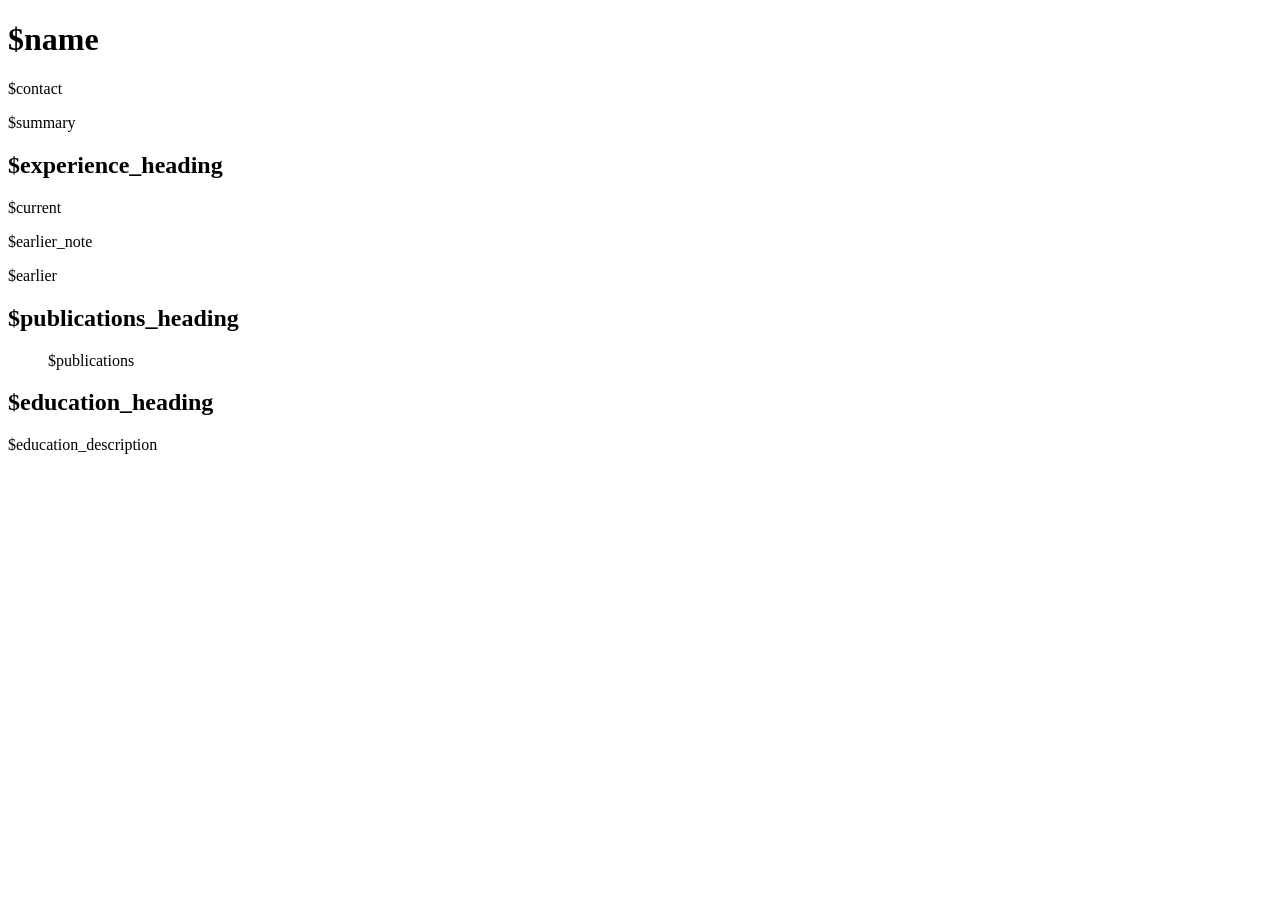
<file: assets/docs/resume/template.html>
<!doctype html>
<html lang="en">
<head>
  <meta charset="utf-8">
  <meta name="viewport" content="width=device-width, initial-scale=1">
  <title>$name - Resume</title>
  <style>
$styles
  </style>
</head>
<body>
  <main>
    <header>
      <h1>$name</h1>
      <p class="contact">$contact</p>
    </header>
    <p class="summary">$summary</p>
    <section>
      <h2>$experience_heading</h2>
      <article class="current">
        $current
      </article>
      <p class="earlier-note">$earlier_note</p>
      <div class="earlier">
        $earlier
      </div>
    </section>
    <section class="publications">
      <h2>$publications_heading</h2>
      <ul>$publications</ul>
    </section>
    <section class="education">
      <h2>$education_heading</h2>
      <p>$education_description</p>
    </section>
  </main>
</body>
</html>
</file>
<file: assets/css/styles.css>
/*!
  Systems Observatory — Alex Gorevski portfolio
  Vanilla CSS, no build step, no external font/CDN dependencies.
*/

/* ============================= Design tokens ============================= */
:root {
  /* Palette */
  --ink: #0a1018;
  --ink-1: #101923;
  --ink-2: #15212e;
  --ink-3: #223342;
  --ink-rgb: 10, 16, 24;
  --ink-1-rgb: 16, 25, 35;
  --line-rgb: 238, 237, 227;
  --mint-rgb: 138, 230, 197;
  --cyan-rgb: 143, 217, 234;
  --amber-rgb: 217, 188, 137;
  --line: rgba(var(--line-rgb), 0.13);
  --line-strong: rgba(var(--line-rgb), 0.27);
  --ivory: #f3f0e7;
  --ivory-dim: #bdc6cc;
  --ivory-faint: #93a3af;
  --mint: #8ae6c5;
  --mint-strong: #b2f5de;
  --mint-dim: #335d56;
  --cyan: #8fd9ea;
  --amber: #d9bc89;
  --amber-strong: #e8cfa3;
  --amber-dim: #625139;

  /* Typography */
  --font-mono: ui-monospace, "Cascadia Code", "SFMono-Regular", "JetBrains Mono", Menlo, Consolas, "Liberation Mono", monospace;
  --font-sans: system-ui, -apple-system, "Segoe UI", "Segoe UI Variable", Roboto, "Helvetica Neue", Arial, sans-serif;

  /* Rhythm */
  --gutter: clamp(1.25rem, 5vw, 4.5rem);
  --radius-sm: 4px;
  --radius: 8px;
  --radius-lg: 12px;
  --max-w: 1380px;
  --touch-target: 44px; /* WCAG minimum interactive size */

  /* Motion (disabled globally via .motion-off / prefers-reduced-motion) */
  --dur-fast: 150ms;
  --dur: 320ms;
  --dur-slow: 640ms;
  --ease: cubic-bezier(0.22, 0.61, 0.36, 1);

  color-scheme: dark;
}

/* ============================= Reset ============================= */
*, *::before, *::after { box-sizing: border-box; }
html { scroll-behavior: smooth; scroll-padding-top: 7rem; -webkit-text-size-adjust: 100%; }
html.motion-off, html.motion-off * { scroll-behavior: auto !important; }
body {
  margin: 0;
  background: radial-gradient(ellipse at 90% 5%, #142a35 0, transparent 30rem), var(--ink);
  color: var(--ivory);
  font-family: var(--font-sans);
  font-size: 16px;
  line-height: 1.7;
  -webkit-font-smoothing: antialiased;
  text-rendering: optimizeLegibility;
}
img, svg, canvas, video { display: block; max-width: 100%; }
a { color: inherit; }
ul, ol { padding: 0; margin: 0; list-style: none; }
h1, h2, h3, h4, p, dl, dd { margin: 0; }
button, input, textarea { font: inherit; color: inherit; }
button { cursor: pointer; }
summary { cursor: pointer; }
::selection { background: var(--mint); color: var(--ink); }
:where(h1, h2, h3) { text-wrap: balance; }
:where(p, li, dd) { overflow-wrap: break-word; }
:where(.hero__grid, .about__grid, .systems-grid, .matrix-grid, .contact-panel) > * { min-width: 0; }

/* Native disclosures and real navigation links remain usable without script. */
html:not(.js-ready) :is(#paletteTrigger, #motionToggle, #matrixFilters, [data-copy], #toTop) {
  display: none;
}

/* Respect OS-level reduced motion regardless of the JS toggle */
@media (prefers-reduced-motion: reduce) {
  html { scroll-behavior: auto !important; }
}

.sr-only {
  position: absolute;
  width: 1px; height: 1px;
  padding: 0; margin: -1px;
  overflow: hidden;
  clip: rect(0, 0, 0, 0);
  white-space: nowrap;
  border: 0;
}

/* Visible, unmistakable focus ring everywhere */
:focus-visible {
  outline: 2px solid var(--mint-strong);
  outline-offset: 3px;
  border-radius: var(--radius-sm);
}

/* Skip link */
.skip-link {
  position: fixed;
  top: -3rem;
  left: 1rem;
  z-index: 1000;
  background: var(--mint);
  color: var(--ink);
  font-family: var(--font-mono);
  font-weight: 700;
  padding: 0.75rem 1.25rem;
  border-radius: var(--radius-sm);
  transition: top var(--dur-fast) var(--ease);
}
.skip-link:focus {
  top: 1rem;
}

/* ============================= Layout helpers ============================= */
.wrap {
  max-width: var(--max-w);
  margin-inline: auto;
  padding-inline: var(--gutter);
}
.section {
  position: relative;
  padding-block: clamp(4rem, 9vw, 8rem);
  border-top: 1px solid var(--line);
}
.section__head {
  display: flex;
  flex-wrap: wrap;
  align-items: end;
  justify-content: space-between;
  gap: 1.5rem 3rem;
  margin-bottom: clamp(2.25rem, 5vw, 3.75rem);
}
.section__head--spaced { margin-top: 3rem; }
.section__kicker {
  display: inline-flex;
  align-items: center;
  gap: 0.6em;
  font-family: var(--font-mono);
  font-size: 0.72rem;
  letter-spacing: 0.16em;
  text-transform: uppercase;
  color: var(--mint);
}
.section__kicker::before {
  content: "";
  width: 1.8rem;
  height: 1px;
  background: var(--mint);
}
.section__title {
  max-width: 20ch;
  font-size: clamp(2rem, 4.4vw, 3.65rem);
  line-height: 1.12;
  font-weight: 600;
  letter-spacing: -0.05em;
  margin-top: 1rem;
}
.section__note {
  font-size: 0.92rem;
  color: var(--ivory-dim);
  max-width: 36ch;
}

/* ============================= Background grid + canvas ============================= */
.bg-grid {
  position: fixed;
  inset: 0;
  z-index: -2;
  background-image:
    linear-gradient(var(--line) 1px, transparent 1px),
    linear-gradient(90deg, var(--line) 1px, transparent 1px);
  background-size: 100px 100px;
  background-position: center top;
  mask-image: radial-gradient(ellipse 80% 60% at 50% 0%, #000 40%, transparent 90%);
  opacity: 0.16;
  pointer-events: none;
}
#signal-canvas {
  position: fixed;
  inset: 0;
  z-index: -1;
  width: 100%;
  height: 100%;
  opacity: 0.28;
  pointer-events: none;
}
html.motion-off #signal-canvas,
html.motion-off .hero__glow { display: none; }

/* ============================= Header / nav ============================= */
.site-header {
  position: sticky;
  top: 0;
  z-index: 100;
  background: rgba(var(--ink-rgb), 0.94);
  backdrop-filter: blur(18px);
  border-bottom: 1px solid var(--line);
}
.site-header__inner {
  position: relative;
  max-width: var(--max-w);
  margin-inline: auto;
  padding: 1rem var(--gutter);
  display: flex;
  align-items: center;
  gap: 1rem;
}
.brand {
  display: inline-flex;
  align-items: center;
  gap: 0.6rem;
  flex-shrink: 0;
  font-weight: 600;
  letter-spacing: -0.025em;
  min-height: var(--touch-target);
  text-decoration: none;
}
.brand__mark {
  width: 36px;
  height: 36px;
  flex: none;
}
.brand__name { color: var(--ivory); }
.brand__tag {
  display: block;
  font-family: var(--font-mono);
  font-weight: 400;
  font-size: 0.6rem;
  letter-spacing: 0.1em;
  text-transform: uppercase;
  color: var(--ivory-faint);
}

.progress-rail {
  position: absolute;
  left: 0; right: 0; bottom: -1px;
  height: 2px;
  background: transparent;
}
.progress-rail__bar {
  height: 100%;
  width: 0%;
  background: linear-gradient(90deg, var(--mint), var(--cyan));
  transition: width 90ms linear;
}

.primary-nav { margin-left: auto; }
.primary-nav__list {
  display: flex;
  align-items: center;
  gap: 0.25rem;
}
.primary-nav__list a {
  position: relative;
  display: inline-flex;
  align-items: center;
  min-height: var(--touch-target);
  padding: 0 0.55rem;
  text-decoration: none;
  font-size: 0.8rem;
  white-space: nowrap;
  color: var(--ivory-dim);
  border-radius: var(--radius-sm);
}
.primary-nav__list a:hover { color: var(--ivory); }
.primary-nav__list a[aria-current="true"] {
  color: var(--mint);
}
.primary-nav__list a[aria-current="true"]::after {
  content: "";
  position: absolute;
  left: 0.7rem; right: 0.7rem; bottom: 4px;
  height: 2px;
  background: var(--mint);
  border-radius: 2px;
}

.header-actions {
  display: flex;
  align-items: center;
  gap: 0.5rem;
  margin-left: 0.5rem;
  flex-shrink: 0;
}
.icon-btn {
  display: inline-flex;
  align-items: center;
  justify-content: center;
  gap: 0.4rem;
  min-width: var(--touch-target);
  min-height: var(--touch-target);
  padding: 0 0.7rem;
  background: transparent;
  border: 1px solid var(--line);
  border-radius: var(--radius-sm);
  color: var(--ivory-dim);
  font-family: var(--font-mono);
  font-size: 0.75rem;
  transition: border-color var(--dur-fast) var(--ease), color var(--dur-fast) var(--ease);
}
.icon-btn:hover { color: var(--ivory); border-color: var(--line-strong); }
.icon-btn[aria-pressed="true"] { color: var(--mint); border-color: var(--mint-dim); }
.icon-btn svg { width: 18px; height: 18px; flex: none; }
kbd.kbd {
  font-family: var(--font-mono);
  font-size: 0.7rem;
  border: 1px solid var(--line-strong);
  border-radius: var(--radius-sm);
  padding: 0.05em 0.4em;
  color: var(--ivory-faint);
}

/* Mobile disclosure nav (works with no JS via <details>) */
.nav-toggle { display: none; }
@media (max-width: 1199px) {
  #desktopNav { display: none; }
  .primary-nav { position: relative; margin-left: auto; }
  .primary-nav__list {
    display: none;
  }
  details.nav-toggle {
    display: block;
    margin-left: auto;
    position: static;
  }
  details.nav-toggle summary {
    list-style: none;
    display: inline-flex;
    align-items: center;
    justify-content: center;
    min-width: var(--touch-target);
    min-height: var(--touch-target);
    border: 1px solid var(--line);
    border-radius: var(--radius-sm);
    background: var(--ink-2);
  }
  details.nav-toggle summary::-webkit-details-marker { display: none; }
  details.nav-toggle .primary-nav { position: static; }
  details.nav-toggle .primary-nav__list {
    display: flex;
    flex-direction: column;
    position: absolute;
    right: var(--gutter); top: calc(100% + 0.5rem);
    background: var(--ink-1);
    border: 1px solid var(--line);
    border-radius: var(--radius);
    padding: 0.5rem;
    width: min(260px, calc(100vw - 2.5rem));
    box-shadow: 0 20px 40px rgba(0,0,0,0.45);
  }
  details.nav-toggle[open] .primary-nav__list { display: flex; }
  details.nav-toggle .primary-nav__list li { width: 100%; }
  details.nav-toggle .primary-nav__list a { width: 100%; }
}

/* ============================= Hero ============================= */
.hero {
  position: relative;
  padding-top: clamp(3.5rem, 7vw, 6.5rem);
  padding-bottom: clamp(2rem, 4vw, 3.5rem);
  border-top: none;
}
.hero__glow {
  position: absolute;
  inset: 0;
  z-index: -1;
  pointer-events: none;
  opacity: 0;
  background: radial-gradient(400px circle at var(--mx, 50%) var(--my, 20%), rgba(var(--mint-rgb), 0.06), transparent 70%);
  transition: opacity var(--dur) var(--ease);
}
.has-fine-pointer .hero__glow.is-active { opacity: 1; }
.hero__grid {
  display: grid;
  gap: clamp(2.5rem, 6vw, 5.5rem);
  grid-template-columns: minmax(0, 1fr);
  align-items: center;
}
@media (min-width: 960px) {
  .hero__grid { grid-template-columns: minmax(0, 1.25fr) minmax(0, 0.85fr); }
}
.hero__eyebrow {
  display: block;
  margin-bottom: 1.75rem;
  color: var(--mint);
  font-family: var(--font-mono);
  font-size: 0.72rem;
  letter-spacing: 0.14em;
  text-transform: uppercase;
}
.hero__status {
  display: inline-flex;
  align-items: center;
  gap: 0.5em;
  font-family: var(--font-mono);
  font-size: 0.68rem;
  line-height: 1.5;
  color: var(--mint);
  padding: 0.45rem 0.7rem;
  border: 1px solid var(--mint-dim);
  border-radius: 999px;
  background: rgba(var(--mint-rgb), 0.06);
  margin-top: 0.75rem;
}
.hero__status .dot {
  width: 6px; height: 6px; border-radius: 50%;
  flex: none;
  background: var(--mint);
}
.hero__status--muted {
  color: var(--ivory-dim);
  border-color: var(--line);
  background: transparent;
}
.hero__status--muted .dot {
  background: var(--ivory-faint);
}
.hero__title {
  margin-top: 1.4rem;
  font-size: clamp(3.7rem, 7vw, 6.5rem);
  line-height: 0.98;
  letter-spacing: -0.065em;
  font-weight: 600;
}
.hero__title .accent { display: block; color: var(--ivory); }
.hero__statement {
  max-width: 23ch;
  margin-top: 1.65rem;
  font-size: clamp(1.65rem, 2.9vw, 2.65rem);
  font-weight: 400;
  line-height: 1.18;
  letter-spacing: -0.045em;
  color: var(--mint);
  text-wrap: balance;
}
.hero__role {
  margin-top: 1.5rem;
  font-size: 0.9rem;
  color: var(--ivory);
  font-weight: 500;
}
.hero__lede {
  margin-top: 0.8rem;
  max-width: 52ch;
  color: var(--ivory-dim);
  font-size: 1rem;
  line-height: 1.8;
}
.hero__cta {
  margin-top: 2rem;
  display: flex;
  flex-wrap: wrap;
  gap: 0.75rem;
}
.btn {
  display: inline-flex;
  align-items: center;
  justify-content: center;
  gap: 0.5em;
  min-height: 52px;
  padding: 0.7rem 1.4rem;
  border-radius: var(--radius-sm);
  font-weight: 600;
  font-size: 0.88rem;
  text-decoration: none;
  border: 1px solid transparent;
  transition: transform var(--dur-fast) var(--ease), border-color var(--dur-fast) var(--ease), background var(--dur-fast) var(--ease), color var(--dur-fast) var(--ease);
}
html.motion-off .btn { transition: none; }
.btn--solid { background: var(--mint); color: var(--ink); }
.btn--solid:hover { background: var(--mint-strong); transform: translateY(-2px); }
.btn--outline { background: transparent; border-color: var(--line-strong); color: var(--ivory); }
.btn--outline:hover { border-color: var(--mint); color: var(--mint); }
.btn:active { transform: translateY(1px); }

.hero__telemetry {
  margin-top: 2.5rem;
  display: grid;
  grid-template-columns: repeat(3, minmax(0,1fr));
  gap: 1rem;
  max-width: 500px;
  padding-top: 1.5rem;
  border-top: 1px solid var(--line);
}
.telemetry-item {
  min-width: 0;
}
.telemetry-item dt {
  font-family: var(--font-mono);
  font-size: 0.63rem;
  text-transform: uppercase;
  letter-spacing: 0.08em;
  color: var(--ivory-faint);
}
.telemetry-item dd {
  margin-top: 0.35rem;
  font-size: clamp(0.95rem, 1.5vw, 1.3rem);
  color: var(--ivory);
  font-weight: 500;
  letter-spacing: -0.03em;
}

/* Portrait: an inset photographic print with quiet technical marginalia. */
.hero__visual {
  position: relative;
  isolation: isolate;
  width: 100%;
  max-width: 500px;
  margin: 0 auto;
  padding: 1rem 1rem 0;
  border: 1px solid var(--line-strong);
  border-radius: 180px 180px var(--radius) var(--radius);
  background: linear-gradient(145deg, rgba(var(--cyan-rgb), 0.09), rgba(var(--mint-rgb), 0.02));
}
.hero__visual::before {
  content: "";
  position: absolute;
  inset: 2.75rem -1rem 3rem 1.75rem;
  z-index: -1;
  border: 1px solid var(--mint-dim);
  border-radius: 180px 180px var(--radius) var(--radius);
  pointer-events: none;
}
.hero__portrait {
  display: block;
  position: relative;
  overflow: hidden;
  border-radius: 165px 165px 4px 4px;
  aspect-ratio: 4 / 5;
  background: var(--ink-2);
}
.hero__portrait img {
  width: 100%;
  height: 100%;
  object-fit: cover;
  object-position: 57% center;
  filter: saturate(0.65) contrast(1.05);
}
.hero__portrait::after {
  content: "";
  position: absolute;
  inset: 0;
  background: linear-gradient(180deg, transparent 65%, rgba(var(--ink-rgb), 0.25));
  pointer-events: none;
}
.hero__visual-label {
  position: absolute;
  top: -2.25rem;
  left: 0;
  width: 100%;
  display: flex;
  align-items: center;
  flex-wrap: wrap;
  justify-content: center;
  gap: 0.5rem;
  color: var(--mint);
  font-family: var(--font-mono);
  font-size: 0.65rem;
  letter-spacing: 0.12em;
  text-transform: uppercase;
}
.hero__visual-caption {
  display: block;
  padding: 1rem 0 1.15rem;
  color: var(--ivory-dim);
  font-size: 0.8rem;
}
.hero__visual-caption span { display: block; }
.hero__visual-caption span:first-child { color: var(--ivory); margin-bottom: 0.15rem; }
.hero__orbit {
  position: absolute;
  width: 100px;
  height: 100px;
  right: -1.25rem;
  top: -1.5rem;
  z-index: 1;
  color: var(--mint);
  opacity: 0.7;
  pointer-events: none;
}
.career-strip {
  display: flex;
  flex-wrap: wrap;
  gap: 1.5rem 3rem;
  align-items: center;
  margin-top: clamp(3.5rem, 7vw, 6rem);
  padding-block: 1.75rem;
  border-block: 1px solid var(--line);
}
.career-strip__label {
  max-width: 22ch;
  color: var(--ivory-faint);
  font-family: var(--font-mono);
  font-size: 0.65rem;
  letter-spacing: 0.08em;
  text-transform: uppercase;
}
.career-strip__items {
  display: flex;
  flex: 1;
  flex-wrap: wrap;
  gap: 1rem 3rem;
  align-items: center;
  justify-content: space-between;
  color: var(--ivory);
  font-size: clamp(1rem, 2vw, 1.45rem);
  font-weight: 500;
  letter-spacing: -0.035em;
}
/* ============================= About / mission brief ============================= */
.about__grid {
  display: grid;
  gap: clamp(2rem, 7vw, 6rem);
  grid-template-columns: minmax(0, 1fr);
}
@media (min-width: 880px) {
  .about__grid { grid-template-columns: minmax(0, 1.5fr) minmax(0, 1fr); }
}
.about__body p + p { margin-top: 1.5rem; }
.about__body { color: var(--ivory-dim); font-size: 1.05rem; line-height: 1.85; }
.about__grid--text .about__body { max-width: 66ch; }
.about__body strong { color: var(--ivory); }
.about__facts {
  margin-top: 2rem;
  display: grid;
  gap: 1rem;
}
.about__facts .fact {
  font-size: 0.9rem;
  color: var(--ivory-dim);
  border-left: 1px solid var(--mint-dim);
  padding-left: 1rem;
}
.about__facts .fact b { color: var(--mint); font-weight: 500; margin-right: 0.4rem; }
.about__principles {
  align-self: start;
  border: 1px solid var(--line);
  border-top: 2px solid var(--mint);
  padding: clamp(1.5rem, 3vw, 2.5rem);
  background: linear-gradient(145deg, var(--ink-2), var(--ink-1));
}
.about__principles > h3 {
  margin-bottom: 1.5rem;
  font-family: var(--font-mono);
  color: var(--mint);
  font-size: 0.72rem;
  font-weight: 400;
  text-transform: uppercase;
  letter-spacing: 0.1em;
}
.about__principles :where(li, p) {
  color: var(--ivory-dim);
  font-size: 0.95rem;
}
.about__principles :where(li, p) + :where(li, p) {
  border-top: 1px solid var(--line);
  margin-top: 1.25rem;
  padding-top: 1.25rem;
}
.about__principles :where(strong, b) { display: block; color: var(--ivory); font-weight: 500; }
.about__principles strong + br { display: none; }

/* ============================= Systems / case studies ============================= */
.systems-grid {
  display: grid;
  gap: 1.5rem;
  grid-template-columns: minmax(0, 1fr);
  align-items: start;
}
@media (min-width: 720px) {
  .systems-grid { grid-template-columns: repeat(2, minmax(0, 1fr)); }
}
.system-card {
  position: relative;
  overflow: hidden;
  border: 1px solid var(--line);
  border-radius: var(--radius);
  background: linear-gradient(145deg, rgba(var(--cyan-rgb), 0.035), transparent 65%), var(--ink-1);
  padding: clamp(1.4rem, 3.5vw, 2.75rem);
  transition: border-color var(--dur) var(--ease), background-color var(--dur) var(--ease);
}
.system-card::before {
  content: "";
  position: absolute;
  inset: 0 auto 0 0;
  width: 2px;
  background: var(--mint);
  opacity: 0;
  transition: opacity var(--dur) var(--ease);
}
.system-card:hover, .system-card:focus-within { border-color: var(--mint-dim); background-color: var(--ink-2); }
.system-card:hover::before, .system-card:focus-within::before { opacity: 1; }
.system-card--featured { background: linear-gradient(125deg, #192c35, var(--ink-1) 75%); border-color: var(--mint-dim); }
.system-card__number {
  color: var(--ivory-faint);
  font-family: var(--font-mono);
  font-size: 0.75rem;
}
.system-card__outcome {
  color: var(--mint);
  margin-top: 1.4rem;
  font-size: 1.15rem;
  line-height: 1.5;
  letter-spacing: -0.02em;
}
.system-card__head {
  display: flex;
  align-items: start;
  gap: 0.8rem;
  justify-content: space-between;
}
.system-card__badge {
  display: inline-flex;
  align-items: center;
  gap: 0.5em;
  font-family: var(--font-mono);
  font-size: 0.64rem;
  text-transform: uppercase;
  letter-spacing: 0.08em;
  color: var(--mint);
  max-width: 42ch;
}
.system-card h3 {
  margin-top: 1.75rem;
  font-size: clamp(1.45rem, 2.3vw, 2rem);
  line-height: 1.2;
  font-weight: 500;
  letter-spacing: -0.04em;
}
.system-card__period {
  font-family: var(--font-mono);
  font-size: 0.75rem;
  color: var(--ivory-faint);
  margin-top: 0.75rem;
}
.system-card p.summary {
  margin-top: 1.25rem;
  color: var(--ivory-dim);
  font-size: 0.98rem;
  line-height: 1.8;
}
.system-card__tags {
  display: flex;
  flex-wrap: wrap;
  gap: 0.4rem;
  margin-top: 1.5rem;
}
.tag {
  font-family: var(--font-mono);
  font-size: 0.68rem;
  padding: 0.3rem 0.55rem;
  border: 1px solid var(--line);
  border-radius: 3px;
  color: var(--ivory-dim);
}
.system-card details {
  margin-top: 1.5rem;
  border-top: 1px solid var(--line);
  padding-top: 0.75rem;
}
.system-card summary {
  cursor: pointer;
  min-height: var(--touch-target);
  display: flex;
  align-items: center;
  gap: 0.4rem;
  font-size: 0.85rem;
  color: var(--mint);
  list-style: none;
}
.system-card summary::-webkit-details-marker { display: none; }
.system-card summary .chevron { transition: transform var(--dur-fast) var(--ease); }
.system-card details[open] summary .chevron { transform: rotate(90deg); }
.system-card .details-body {
  margin-top: 0.7rem;
  color: var(--ivory-dim);
  font-size: 0.95rem;
}
@media (min-width: 1200px) {
  .systems-grid { grid-template-columns: repeat(3, minmax(0, 1fr)); }
  .system-card--featured {
    grid-column: 1 / -1;
    display: grid;
    grid-template-columns: minmax(0, 1.1fr) minmax(0, 1fr);
    align-items: center;
    gap: 3rem;
  }
  .system-card--featured p.summary { max-width: 72ch; }
  .system-card--featured .details-body { max-width: 80ch; }
  .system-card--featured h3 { font-size: 2.5rem; }
}

/* ============================= Project results & experience detail ============================= */
.project-metrics {
  display: grid;
  gap: 1.5rem;
  min-width: 0;
  padding: clamp(1.5rem, 3vw, 2.5rem);
  border: 1px solid var(--mint-dim);
  border-radius: var(--radius);
  background: rgba(var(--ink-rgb), 0.4);
}
.project-metrics dt {
  color: var(--ivory-dim);
  font-family: var(--font-mono);
  font-size: 0.72rem;
}
.project-metrics dd {
  margin-top: 0.25rem;
  color: var(--mint);
  font-size: clamp(1.6rem, 3vw, 2.5rem);
  line-height: 1.2;
  letter-spacing: -0.04em;
}
.system-card--featured .project-metrics { margin-top: 2rem; }
@media (min-width: 1200px) {
  .system-card--featured .project-metrics { margin-top: 0; }
}
.experience-highlights {
  display: grid;
  gap: 0.9rem;
  margin-top: 1.25rem;
  padding-left: 1.2rem;
  list-style: disc;
}
.experience-highlights strong { color: var(--ivory); font-weight: 500; }
.experience-highlights li::marker { color: var(--mint); }
.experience-research {
  margin-top: 1.5rem;
  border-top: 1px solid var(--line);
  padding-top: 0.75rem;
}
.experience-research summary {
  min-height: var(--touch-target);
  padding-block: 0.5rem;
  color: var(--mint);
}
.experience-research > p { margin-top: 1rem; font-size: 0.85rem; }
.system-card .details-body p + p { margin-top: 1rem; }
.experience-research a, .experience-highlights a, .system-card .details-body a {
  text-underline-offset: 0.2em;
}
.experience-research a:hover, .experience-highlights a:hover, .system-card .details-body a:hover { color: var(--mint); }

/* ============================= Experience flightpath ============================= */
.flightpath {
  position: relative;
  --flight-axis: 5.5px; /* shared centerline of the line and dots */
  --flight-line: 1px;
  --flight-dot: 11px;
}
.flightpath__line {
  position: absolute;
  left: calc(var(--flight-axis) - var(--flight-line) / 2);
  top: 1rem;
  bottom: 1rem;
  width: var(--flight-line);
  background: linear-gradient(180deg, var(--mint-dim), var(--line));
}
.flightpath__track { display: flex; flex-direction: column; }
.flight-stop {
  position: relative;
  padding-left: 2rem;
}
.flight-stop__dot {
  position: absolute;
  left: calc(var(--flight-axis) - var(--flight-dot) / 2); top: 2.25rem;
  width: var(--flight-dot); height: var(--flight-dot);
  border-radius: 50%;
  background: var(--ink);
  border: 2px solid var(--mint-dim);
}
.flight-stop:first-child .flight-stop__dot { background: var(--mint); border-color: var(--mint); }
.flight-stop__card {
  border-bottom: 1px solid var(--line);
  padding: 1.85rem 0 2.15rem;
}
.flight-stop:first-child .flight-stop__card { border-top: 1px solid var(--line); }
.flight-stop__org {
  font-family: var(--font-mono);
  font-size: 0.7rem;
  text-transform: uppercase;
  letter-spacing: 0.08em;
  color: var(--mint);
}
.flight-stop__role {
  margin-top: 0.65rem;
  font-weight: 500;
  font-size: clamp(1.1rem, 2vw, 1.5rem);
  line-height: 1.35;
  letter-spacing: -0.025em;
}
.flight-stop__period {
  font-family: var(--font-mono);
  font-size: 0.75rem;
  color: var(--ivory-faint);
  margin-top: 0.65rem;
}
.flight-stop__desc {
  margin-top: 1rem;
  color: var(--ivory-dim);
  font-size: 0.95rem;
  line-height: 1.8;
}
@media (min-width: 900px) {
  .flight-stop { padding-left: 2.75rem; }
  .flight-stop__card {
    display: grid;
    grid-template-columns: minmax(0, 0.9fr) minmax(0, 1.5fr);
    gap: 0.65rem 3rem;
    align-items: start;
  }
  .flight-stop__org { grid-column: 1; grid-row: 1; }
  .flight-stop__period { grid-column: 1; grid-row: 2; margin-top: 0; }
  .flight-stop__role { grid-column: 2; grid-row: 1; margin-top: 0; }
  .flight-stop__desc { grid-column: 2; grid-row: 2 / span 2; margin-top: 0; }
}

/* ============================= Education ============================= */
.education-card {
  border-left: 2px solid var(--mint-dim);
  padding: 0.25rem 0 0.25rem 1.75rem;
  display: grid;
  gap: 0.4rem;
  max-width: 800px;
}
.education-card h3 { font-size: 1.4rem; font-weight: 500; letter-spacing: -0.025em; }
.education-card .meta {
  font-family: var(--font-mono);
  font-size: 0.78rem;
  color: var(--mint);
}
.education-card p { color: var(--ivory-dim); margin-top: 0.4rem; }

/* ============================= Capability matrix ============================= */
.matrix-filters {
  display: flex;
  flex-wrap: wrap;
  gap: 0.5rem;
  margin-bottom: 2rem;
}
.chip {
  min-height: var(--touch-target);
  padding: 0 0.9rem;
  border-radius: var(--radius-sm);
  border: 1px solid var(--line);
  background: transparent;
  color: var(--ivory-dim);
  font-size: 0.82rem;
  display: inline-flex;
  align-items: center;
  transition: background var(--dur-fast) var(--ease), border-color var(--dur-fast) var(--ease);
}
.chip:hover { border-color: var(--mint); }
.chip[aria-pressed="true"] {
  color: var(--ink);
  background: var(--mint);
  border-color: var(--mint);
  font-weight: 700;
}
.matrix-grid {
  display: grid;
  gap: 1rem;
  grid-template-columns: minmax(0, 1fr);
}
@media (min-width: 720px) {
  .matrix-grid { grid-template-columns: repeat(2, minmax(0, 1fr)); }
}
@media (min-width: 1080px) {
  .matrix-grid { grid-template-columns: repeat(3, minmax(0, 1fr)); }
}
.matrix-cat {
  border: 1px solid var(--line);
  border-radius: var(--radius);
  padding: clamp(1.4rem, 2.5vw, 2rem);
  background: linear-gradient(145deg, var(--ink-1), rgba(var(--ink-1-rgb), 0.35));
}
.matrix-cat h3 {
  font-size: 1.15rem;
  font-weight: 500;
  line-height: 1.4;
  letter-spacing: -0.025em;
  color: var(--ivory);
}
.matrix-cat__skills {
  margin-top: 1.25rem;
  display: flex;
  flex-wrap: wrap;
  gap: 0.4rem;
}
.skill-tag {
  font-size: 0.82rem;
  padding: 0.4rem 0.65rem;
  border: 1px solid var(--line);
  border-radius: var(--radius-sm);
  color: var(--ivory-dim);
  transition: border-color var(--dur-fast) var(--ease), color var(--dur-fast) var(--ease), background var(--dur-fast) var(--ease);
}
/* ============================= Field notes (interests) ============================= */
.notes-grid {
  display: grid;
  gap: 0;
  grid-template-columns: repeat(2, minmax(0, 1fr));
  border-top: 1px solid var(--line);
  border-left: 1px solid var(--line);
}
@media (min-width: 640px) {
  .notes-grid { grid-template-columns: repeat(3, minmax(0, 1fr)); }
}
@media (min-width: 960px) {
  .notes-grid { grid-template-columns: repeat(6, minmax(0, 1fr)); }
}
.note-card {
  border-right: 1px solid var(--line);
  border-bottom: 1px solid var(--line);
  padding: 1.75rem 1.25rem;
  background: rgba(var(--ink-1-rgb), 0.45);
}
.note-card svg {
  width: 28px; height: 28px;
  color: var(--mint);
}
.note-card span {
  display: block;
  margin-top: 1.75rem;
  font-size: 0.88rem;
  color: var(--ivory);
}

/* ============================= Contact / handoff ============================= */
.contact-panel {
  border: 1px solid var(--mint-dim);
  border-radius: var(--radius-lg);
  background: radial-gradient(ellipse at 100% 0, rgba(var(--mint-rgb), 0.1), transparent 65%), var(--ink-1);
  padding: clamp(1.5rem, 5vw, 4rem);
  display: grid;
  gap: 2.5rem;
}
@media (min-width: 820px) {
  .contact-panel { grid-template-columns: minmax(0, 1.4fr) minmax(0, 0.8fr); }
}
.contact-fields { display: grid; gap: 1.4rem; }
.contact-field {
  display: flex;
  gap: 0.9rem;
  align-items: center;
  font-size: 0.95rem;
  min-width: 0;
}
.contact-field dt {
  color: var(--ivory-faint);
  font-family: var(--font-mono);
  min-width: 5rem;
  text-transform: uppercase;
  font-size: 0.68rem;
  letter-spacing: 0.08em;
}
.contact-field dd a, .contact-field dd { color: var(--ivory); text-decoration: none; }
.contact-field dd {
  display: flex;
  align-items: center;
  gap: 0.6rem;
  margin: 0;
  flex-wrap: wrap;
  min-width: 0;
}
.contact-field dd a {
  overflow-wrap: anywhere;
}
.contact-field dd a:hover { color: var(--mint); }
.copy-btn {
  min-height: var(--touch-target);
  padding: 0 0.6rem;
  border-radius: var(--radius-sm);
  border: 1px solid var(--line-strong);
  background: transparent;
  color: var(--ivory-faint);
  font-family: var(--font-mono);
  font-size: 0.7rem;
}
.copy-btn:hover { color: var(--mint); border-color: var(--mint-dim); }
.contact-actions {
  display: flex;
  flex-direction: column;
  gap: 0.75rem;
  align-self: start;
}
.contact-actions .btn { width: 100%; }
.contact-actions .btn svg { width: 18px; height: 18px; }

/* ============================= Footer ============================= */
.site-footer {
  border-top: 1px solid var(--line);
  padding: 2.5rem var(--gutter);
}
.site-footer__inner {
  max-width: calc(var(--max-w) - var(--gutter) * 2);
  margin-inline: auto;
  display: flex;
  flex-wrap: wrap;
  gap: 1rem;
  align-items: center;
  justify-content: space-between;
  font-family: var(--font-mono);
  font-size: 0.7rem;
  color: var(--ivory-faint);
}
.site-footer a { text-decoration: none; }
.site-footer a:hover { color: var(--mint); }
.footer-links { display: flex; gap: 1rem; flex-wrap: wrap; }

/* ============================= Command palette (JS-only, hidden without JS) ============================= */
.palette[hidden] { display: none; }
.palette {
  position: fixed;
  inset: 0;
  z-index: 1000;
  display: flex;
  align-items: flex-start;
  justify-content: center;
  padding-top: min(14vh, 140px);
}
.palette__backdrop {
  position: absolute;
  inset: 0;
  background: rgba(6, 8, 12, 0.72);
  backdrop-filter: blur(3px);
  border: none;
}
.palette__dialog {
  position: relative;
  width: min(560px, 92vw);
  background: var(--ink-1);
  border: 1px solid var(--line-strong);
  border-radius: var(--radius-lg);
  box-shadow: 0 40px 90px rgba(0,0,0,0.55);
  overflow-x: hidden;
  max-height: 80svh;
  overflow-y: auto;
}
.palette__dialog input {
  width: 100%;
  min-height: 54px;
  padding: 0 1.2rem;
  background: transparent;
  border: none;
  border-bottom: 1px solid var(--line);
  color: var(--ivory);
  font-family: var(--font-mono);
  font-size: 1rem;
}
.palette__dialog input::placeholder { color: var(--ivory-faint); }
.palette__list {
  max-height: 50vh;
  overflow-y: auto;
  padding: 0.5rem;
}
.palette__list li {
  width: 100%;
  display: flex;
  align-items: center;
  justify-content: space-between;
  gap: 0.6rem;
  min-height: var(--touch-target);
  padding: 0 0.8rem;
  border-radius: var(--radius-sm);
  color: var(--ivory-dim);
  font-size: 0.9rem;
  cursor: pointer;
}
.palette__list li .hint {
  font-family: var(--font-mono);
  font-size: 0.72rem;
  color: var(--ivory-faint);
}
.palette__list li[aria-selected="true"],
.palette__list li:hover {
  background: rgba(var(--mint-rgb), 0.12);
  color: var(--ivory);
}
.palette__empty {
  padding: 1.2rem;
  color: var(--ivory-faint);
  font-family: var(--font-mono);
  font-size: 0.85rem;
}

/* ============================= Back to top ============================= */
.to-top {
  position: fixed;
  right: 1.25rem;
  bottom: 1.25rem;
  z-index: 90;
  min-width: var(--touch-target);
  min-height: var(--touch-target);
  border-radius: 50%;
  border: 1px solid var(--line-strong);
  background: var(--ink-1);
  color: var(--ivory-dim);
  display: inline-flex;
  align-items: center;
  justify-content: center;
  opacity: 0;
  pointer-events: none;
  transition: opacity var(--dur) var(--ease), transform var(--dur) var(--ease);
  transform: translateY(8px);
}
.to-top.is-visible { opacity: 1; pointer-events: auto; transform: translateY(0); }
.to-top:hover { color: var(--mint); border-color: var(--mint-dim); }
.to-top svg { width: 20px; height: 20px; }

/* ============================= 404 ============================= */
.error-page {
  min-height: 100svh;
  display: flex;
  align-items: center;
  justify-content: center;
  padding: 3rem var(--gutter);
  text-align: center;
}
.error-page__code {
  font-size: clamp(7rem, 24vw, 18rem);
  line-height: 1;
  color: var(--mint);
  font-weight: 500;
  letter-spacing: -0.07em;
}
.error-page__title { margin-top: 1rem; font-size: clamp(2rem, 5vw, 3.5rem); letter-spacing: -0.04em; font-weight: 500; }
.error-page__lede { margin-top: 1.25rem; color: var(--ivory-dim); max-width: 46ch; margin-inline: auto; }
.error-page__cta { margin-top: 2rem; display: flex; gap: 0.75rem; justify-content: center; flex-wrap: wrap; }

/* ============================= Reduced motion / coarse pointer guards ============================= */
@media (prefers-reduced-motion: reduce) {
  *, *::before, *::after { animation: none !important; transition: none !important; scroll-behavior: auto !important; }
  #signal-canvas, .hero__glow { display: none; }
  .system-card, .btn { transform: none !important; }
}
html.motion-off *, html.motion-off *::before, html.motion-off *::after {
  animation: none !important;
  transition: none !important;
}
html.motion-off .system-card, html.motion-off .btn { transform: none !important; }
@media (pointer: coarse) {
  .system-card { transform: none !important; }
}

/* ============================= Small-viewport header trims ============================= */
@media (max-width: 560px) {
  .site-header__inner { gap: 0.5rem; padding-block: 0.75rem; }
  .brand { gap: 0.4rem; }
  .brand__mark { width: 30px; height: 30px; }
  .brand__name { font-size: 0.9rem; }
  .brand__tag { font-size: 0.5rem; letter-spacing: 0.04em; }
  .header-actions { gap: 0.4rem; margin-left: 0; }
  .header-actions .kbd { display: none; }
  .palette-trigger-label,
  #motionToggleLabel {
    position: absolute;
    width: 1px; height: 1px;
    padding: 0; margin: -1px;
    overflow: hidden;
    clip: rect(0, 0, 0, 0);
    white-space: nowrap;
    border: 0;
  }
  .icon-btn { padding: 0 0.55rem; }
  .hero__visual { max-width: 380px; width: calc(100% - 1rem); margin-inline: 0 auto; }
  .hero__orbit { width: 75px; height: 75px; right: -0.75rem; top: -0.75rem; }
  .hero__eyebrow { font-size: 0.64rem; }
  .hero__status { font-size: 0.62rem; }
  .career-strip { gap: 1rem; }
  .career-strip__label { max-width: none; }
  .career-strip__items { flex-basis: 100%; gap: 0.75rem 1.5rem; justify-content: flex-start; }
  .contact-field { align-items: start; flex-direction: column; gap: 0.25rem; }
}
@media (max-width: 359px) {
  .site-header__inner { gap: 0.35rem; }
  .brand__mark { display: none; }
  .brand__name { font-size: 0.85rem; }
  .brand__tag { max-width: 19ch; }
  .header-actions { gap: 0.25rem; }
  .hero__title { font-size: 3.4rem; }
  .hero__cta .btn { width: 100%; }
  .hero__telemetry { gap: 0.6rem; }
  .telemetry-item dt { font-size: 0.58rem; }
  .telemetry-item dd { font-size: 0.9rem; }
  .note-card { padding: 1.5rem 1rem; }
}
</file>
